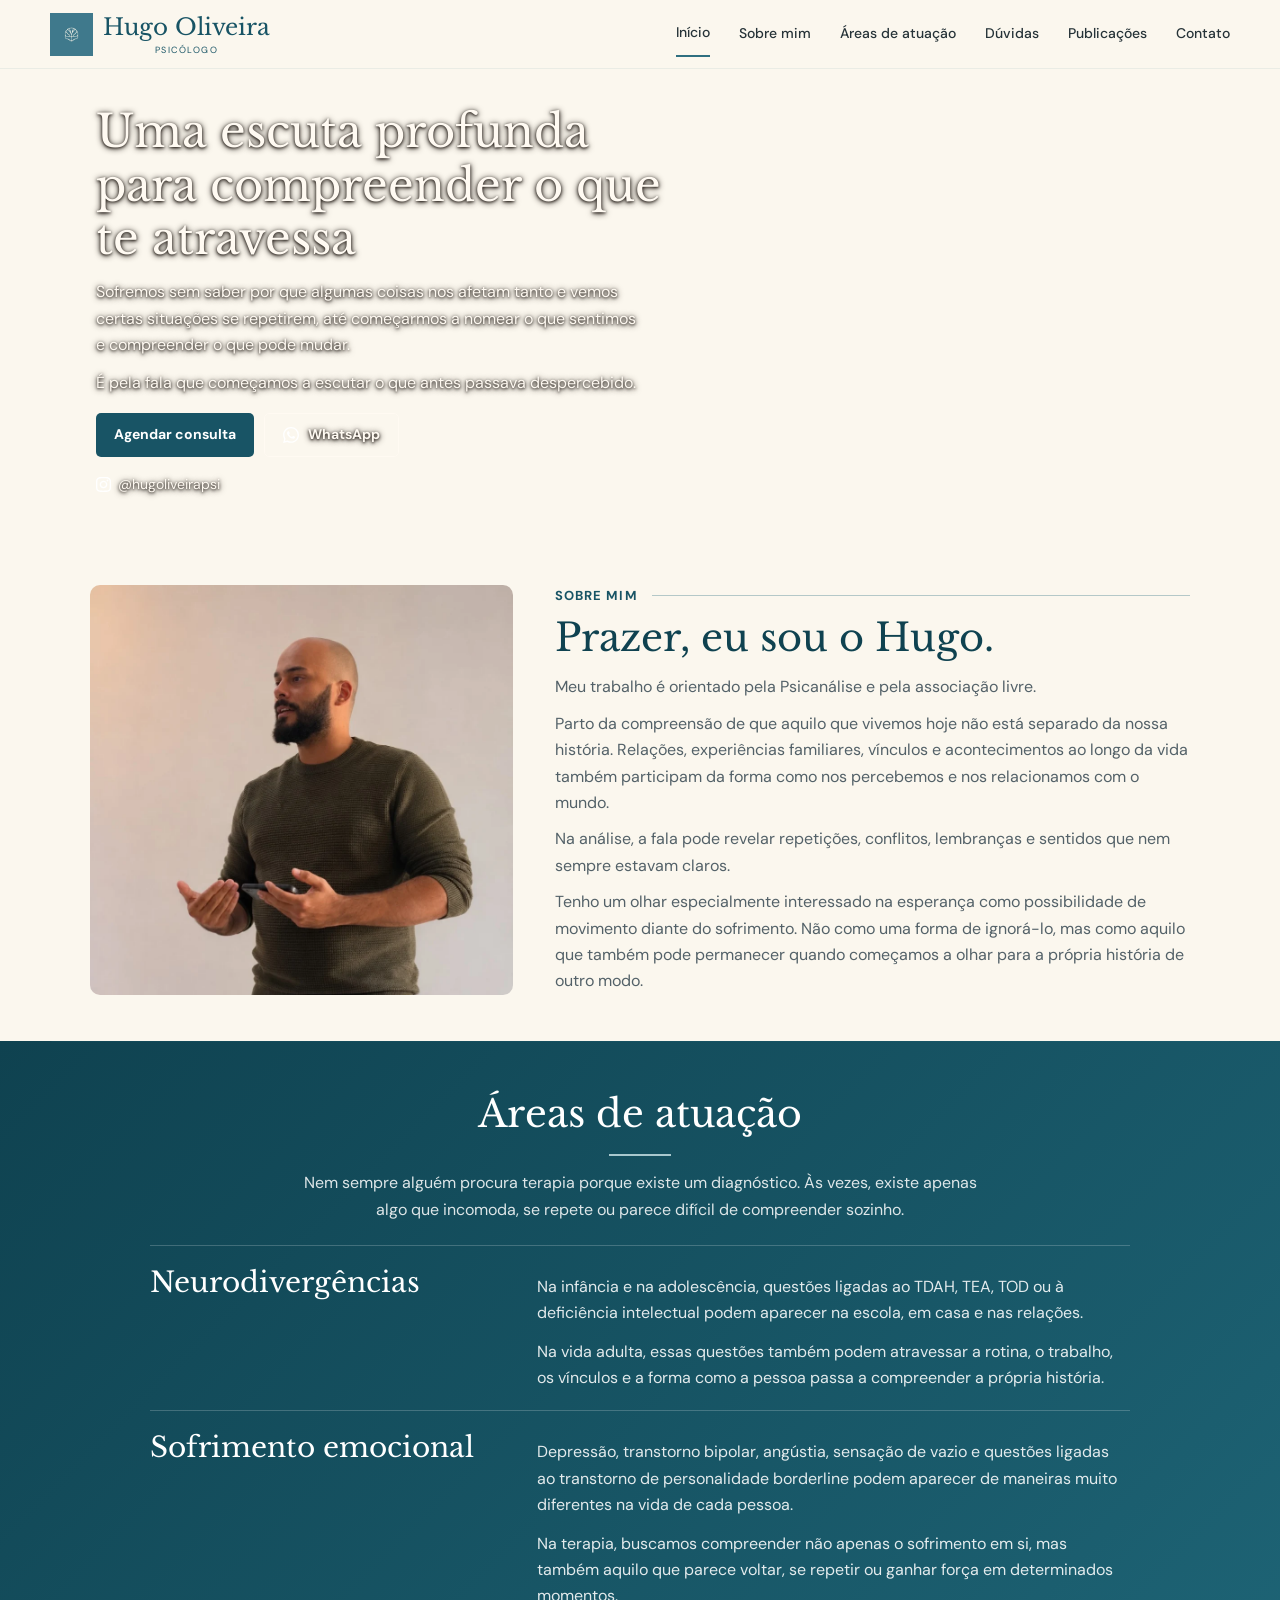
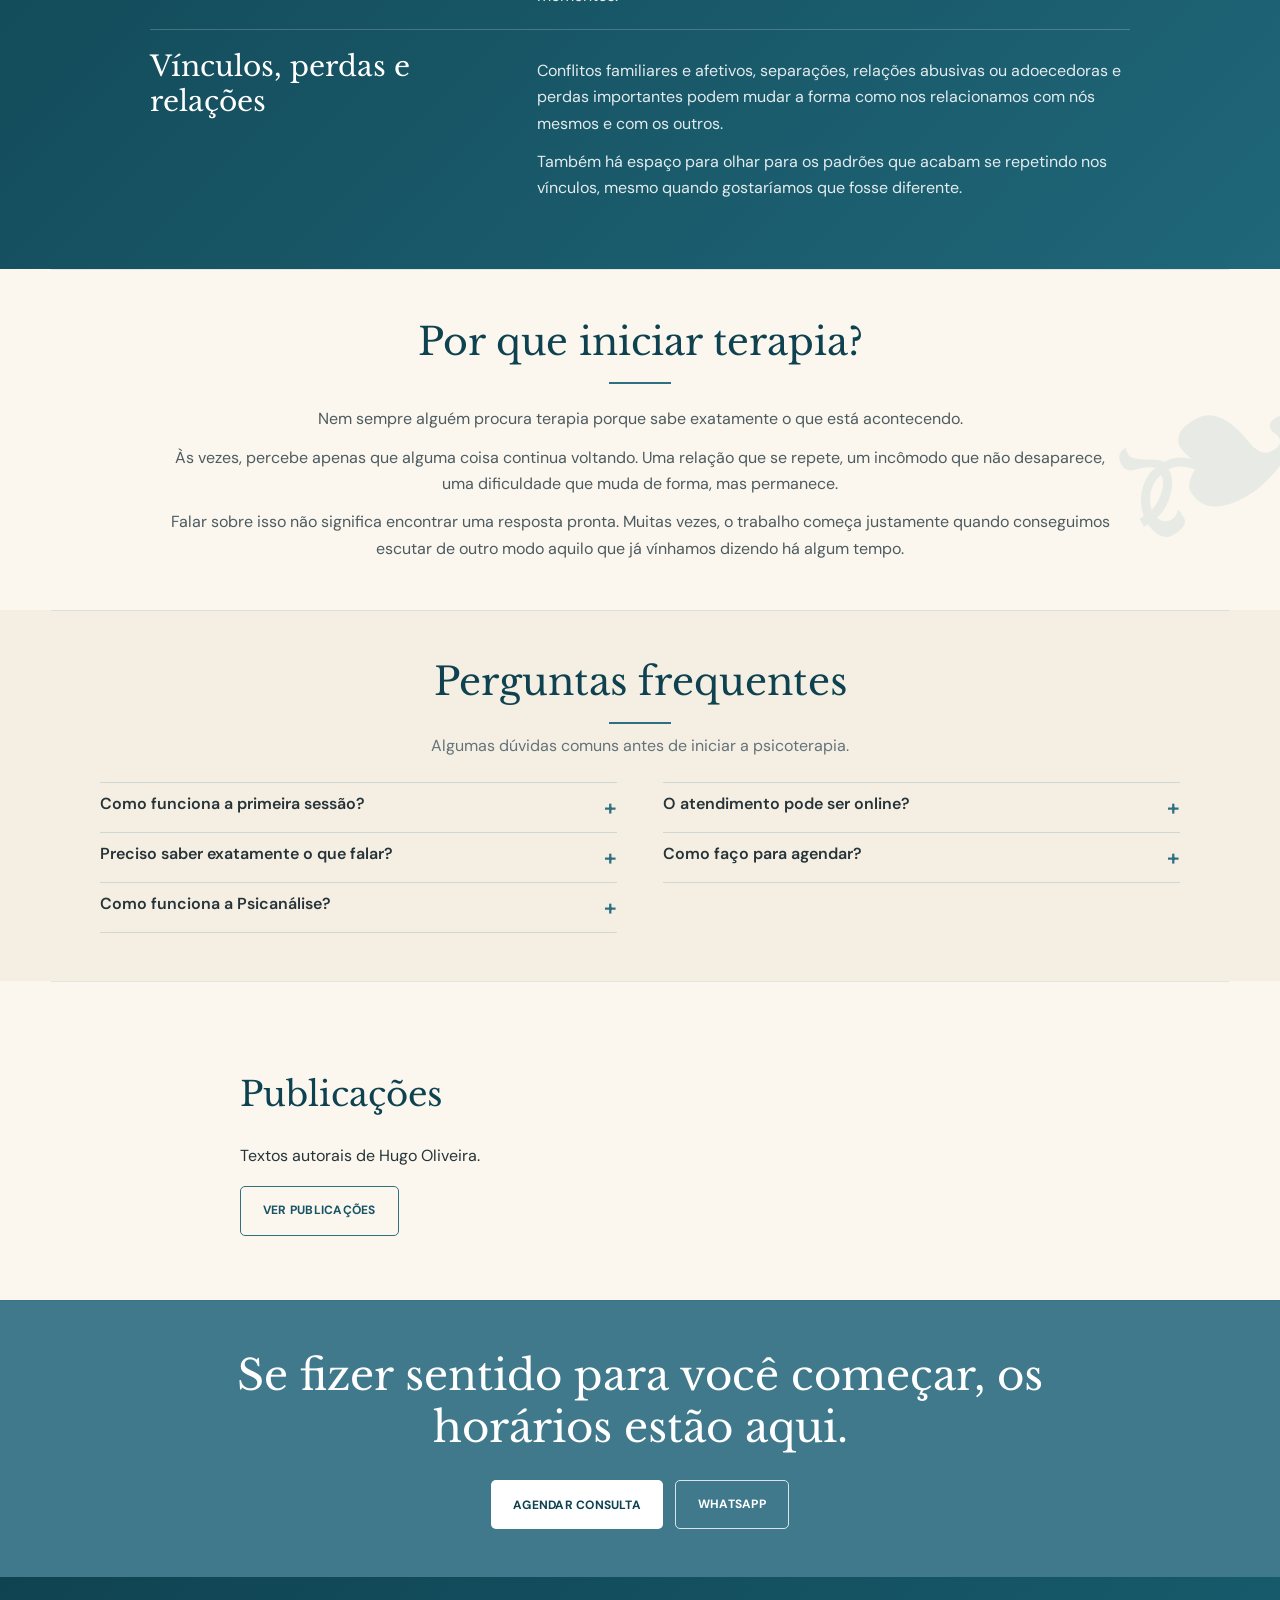
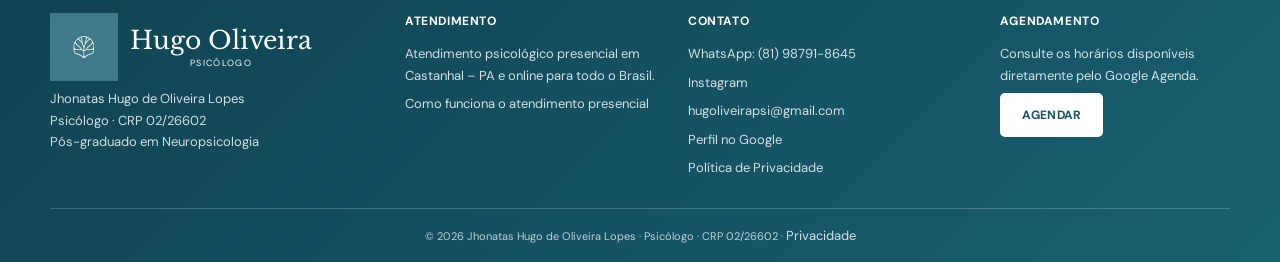
<file: index.html>
<!doctype html>
<html lang="pt-BR">
<head>
  <meta charset="utf-8">
  <meta name="viewport" content="width=device-width,initial-scale=1">
  <title>Hugo Oliveira | Psicólogo — CRP 02/26602</title>
  <meta name="description" content="Hugo Oliveira, psicólogo CRP 02/26602 e pós-graduado em Neuropsicologia. Atendimento psicológico presencial em Castanhal – PA e online para todo o Brasil.">
  <meta name="theme-color" content="#2f6f80">
  <link rel="canonical" href="https://hugoliveirapsicologo.com.br/">
  <meta property="og:locale" content="pt_BR">
  <meta property="og:type" content="website">
  <meta property="og:title" content="Hugo Oliveira | Psicólogo — CRP 02/26602">
  <meta property="og:description" content="Atendimento psicológico presencial em Castanhal – PA e online para todo o Brasil. Com Hugo Oliveira, psicólogo CRP 02/26602.">
  <meta property="og:url" content="https://hugoliveirapsicologo.com.br/">
  <meta property="og:image" content="https://hugoliveirapsicologo.com.br/assets/compartilhamento-hugo.jpg">
  <meta property="og:image:alt" content="Retrato e marca de Hugo Oliveira, psicólogo em Castanhal – PA">
  <meta property="og:image:width" content="1200">
  <meta property="og:image:height" content="630">
  <meta property="og:image:type" content="image/jpeg">
  <meta name="twitter:card" content="summary_large_image">
  <meta name="twitter:title" content="Hugo Oliveira | Psicólogo — CRP 02/26602">
  <meta name="twitter:description" content="Atendimento psicológico presencial em Castanhal – PA e online para todo o Brasil. Escuta orientada pela Psicanálise.">
  <meta name="twitter:image" content="https://hugoliveirapsicologo.com.br/assets/compartilhamento-hugo.jpg">
  <meta name="twitter:image:alt" content="Retrato e marca de Hugo Oliveira, psicólogo em Castanhal – PA">
  <script type="application/ld+json">
  {"@context":"https://schema.org","@graph":[{"@type":"WebSite","@id":"https://hugoliveirapsicologo.com.br/#website","url":"https://hugoliveirapsicologo.com.br/","name":"Hugo Oliveira Psicólogo","inLanguage":"pt-BR","publisher":{"@id":"https://hugoliveirapsicologo.com.br/#profissional"}},{"@type":"Person","@id":"https://hugoliveirapsicologo.com.br/#profissional","name":"Jhonatas Hugo de Oliveira Lopes","alternateName":"Hugo Oliveira","url":"https://hugoliveirapsicologo.com.br/","jobTitle":"Psicólogo","description":"Psicólogo, CRP 02/26602, pós-graduado em Neuropsicologia. Atendimento psicológico presencial em Castanhal – PA e online para todo o Brasil.","sameAs":["https://www.instagram.com/hugoliveirapsi/"]}]}
  </script>
  <link rel="icon" href="assets/logo-mark.webp" type="image/webp">
  <link rel="stylesheet" href="/assets/fonts/fonts.css">
  <link rel="stylesheet" href="assets/v2.css">
</head>
<body>
<a class="skip-link" href="#conteudo">Pular para o conteúdo</a>
<header class="site-header home-header">
  <div class="container nav">
    <a class="brand brand-text" href="#inicio" aria-label="Hugo Oliveira, psicólogo — início">
      <img src="assets/logo-mark.webp" alt="" width="256" height="256">
      <span><strong>Hugo Oliveira</strong><small>PSICÓLOGO</small></span>
    </a>
    <button class="menu-toggle" type="button" data-menu aria-label="Abrir menu" aria-expanded="false" aria-controls="menu-principal">☰</button>
    <nav class="nav-links" id="menu-principal" data-nav aria-label="Navegação principal">
      <a href="#inicio">Início</a><a href="#sobre">Sobre mim</a><a href="#atuacao">Áreas de atuação</a><a href="#faq">Dúvidas</a><a href="/publicacoes">Publicações</a><a href="#contato">Contato</a>
    </nav>
  </div>
</header>
<main id="conteudo">
  <section class="hero" id="inicio" aria-labelledby="titulo-principal">
    <div class="container hero-grid">
      <div class="hero-copy"><h1 id="titulo-principal">Uma escuta profunda para compreender o que te atravessa</h1><p>Sofremos sem saber por que algumas coisas nos afetam tanto e vemos certas situações se repetirem, até começarmos a nomear o que sentimos e compreender o que pode mudar.</p><p>É pela fala que começamos a escutar o que antes passava despercebido.</p><div class="hero-actions"><button class="btn btn-primary" type="button" data-book>Agendar consulta</button><a class="btn btn-outline" href="https://wa.me/5581987918645" target="_blank" rel="noopener noreferrer"><img src="assets/whatsapp.svg" alt="" width="16" height="16">WhatsApp</a><a class="hero-instagram" href="https://www.instagram.com/hugoliveirapsi/" target="_blank" rel="noopener noreferrer" aria-label="Instagram de Hugo Oliveira"><img src="assets/instagram.svg" alt="" width="15" height="15">@hugoliveirapsi</a></div></div>
      <div class="hero-visual"><picture><source media="(min-width: 1120px)" srcset="assets/consultorio-panorama.webp" width="2243" height="701"><img class="hero-photo hero-office" src="assets/consultorio-real.webp" alt="Sofá e luminária no consultório de psicologia" width="1152" height="1536" fetchpriority="high" decoding="async"></picture></div>
    </div>
  </section>
  <section class="section info" id="sobre" aria-labelledby="titulo-sobre"><div class="container info-grid"><div class="about-photo"><img class="about-image" src="assets/sobre-hugo.webp" alt="Hugo Oliveira, psicólogo" width="940" height="1175" loading="lazy" decoding="async"></div>
      <div class="about-copy"><div class="eyebrow about-label">Sobre mim</div><h2 id="titulo-sobre">Prazer, eu sou o Hugo.</h2><p>Meu trabalho é orientado pela Psicanálise e pela associação livre.</p><p>Parto da compreensão de que aquilo que vivemos hoje não está separado da nossa história. Relações, experiências familiares, vínculos e acontecimentos ao longo da vida também participam da forma como nos percebemos e nos relacionamos com o mundo.</p><p>Na análise, a fala pode revelar repetições, conflitos, lembranças e sentidos que nem sempre estavam claros.</p><p>Tenho um olhar especialmente interessado na esperança como possibilidade de movimento diante do sofrimento. Não como uma forma de ignorá-lo, mas como aquilo que também pode permanecer quando começamos a olhar para a própria história de outro modo.</p></div></div></section>
  <section class="section areas" id="atuacao" aria-labelledby="titulo-atuacao"><div class="container"><div class="section-title"><h2 id="titulo-atuacao">Áreas de atuação</h2><p class="areas-intro">Nem sempre alguém procura terapia porque existe um diagnóstico. Às vezes, existe apenas algo que incomoda, se repete ou parece difícil de compreender sozinho.</p></div><div class="area-topics">
      <article class="area-topic">
        <h3>Neurodivergências</h3>
        <div class="area-topic-copy"><p>Na infância e na adolescência, questões ligadas ao TDAH, TEA, TOD ou à deficiência intelectual podem aparecer na escola, em casa e nas relações.</p><p>Na vida adulta, essas questões também podem atravessar a rotina, o trabalho, os vínculos e a forma como a pessoa passa a compreender a própria história.</p></div>
      </article>
      <article class="area-topic">
        <h3>Sofrimento emocional</h3>
        <div class="area-topic-copy"><p>Depressão, transtorno bipolar, angústia, sensação de vazio e questões ligadas ao transtorno de personalidade borderline podem aparecer de maneiras muito diferentes na vida de cada pessoa.</p><p>Na terapia, buscamos compreender não apenas o sofrimento em si, mas também aquilo que parece voltar, se repetir ou ganhar força em determinados momentos.</p></div>
      </article>
      <article class="area-topic">
        <h3>Vínculos, perdas e relações</h3>
        <div class="area-topic-copy"><p>Conflitos familiares e afetivos, separações, relações abusivas ou adoecedoras e perdas importantes podem mudar a forma como nos relacionamos com nós mesmos e com os outros.</p><p>Também há espaço para olhar para os padrões que acabam se repetindo nos vínculos, mesmo quando gostaríamos que fosse diferente.</p></div>
      </article>
    </div></div></section>
  <section class="section why" aria-labelledby="titulo-acompanhamento"><div class="container why-inner"><div class="section-title"><h2 id="titulo-acompanhamento">Por que iniciar terapia?</h2></div>
    <p>Nem sempre alguém procura terapia porque sabe exatamente o que está acontecendo.</p>
    <p>Às vezes, percebe apenas que alguma coisa continua voltando. Uma relação que se repete, um incômodo que não desaparece, uma dificuldade que muda de forma, mas permanece.</p>
    <p>Falar sobre isso não significa encontrar uma resposta pronta. Muitas vezes, o trabalho começa justamente quando conseguimos escutar de outro modo aquilo que já vínhamos dizendo há algum tempo.</p>
  </div></section>
  <section class="section faq" id="faq" aria-labelledby="titulo-faq"><div class="container faq-wrap"><div class="section-title"><h2 id="titulo-faq">Perguntas frequentes</h2><p>Algumas dúvidas comuns antes de iniciar a psicoterapia.</p></div>
    <div class="faq-grid"><div class="faq-column">
    <div class="faq-item"><h3><button class="faq-q" type="button" aria-expanded="false" aria-controls="faq-1">Como funciona a primeira sessão?<span aria-hidden="true">+</span></button></h3><div class="faq-a" id="faq-1" hidden><div class="faq-a-body"><p>Na primeira sessão, conversamos sobre o que levou você a procurar terapia e sobre aquilo que está acontecendo neste momento.</p><p>Você não precisa chegar com tudo organizado. A conversa começa a partir do que estiver presente naquele dia.</p></div></div></div>
    <div class="faq-item"><h3><button class="faq-q" type="button" aria-expanded="false" aria-controls="faq-2">Preciso saber exatamente o que falar?<span aria-hidden="true">+</span></button></h3><div class="faq-a" id="faq-2" hidden><div class="faq-a-body"><p>Não.</p><p>Você pode começar falando sobre o que vier à mente. Às vezes, um assunto leva a outro, lembranças aparecem e algumas coisas começam a se repetir.</p><p>Na Psicanálise, esse movimento da fala faz parte do próprio trabalho.</p></div></div></div>
    <div class="faq-item"><h3><button class="faq-q" type="button" aria-expanded="false" aria-controls="faq-3">Como funciona a Psicanálise?<span aria-hidden="true">+</span></button></h3><div class="faq-a" id="faq-3" hidden><div class="faq-a-body"><p>Na Psicanálise, partimos da ideia de que nem tudo aquilo que sentimos, fazemos ou repetimos é completamente consciente para nós.</p><p>Por isso, a fala ocupa um lugar central. Ao longo das sessões, também prestamos atenção nas repetições, contradições, lembranças e associações que aparecem.</p></div></div></div>
    </div><div class="faq-column">
    <div class="faq-item"><h3><button class="faq-q" type="button" aria-expanded="false" aria-controls="faq-7">O atendimento pode ser online?<span aria-hidden="true">+</span></button></h3><div class="faq-a" id="faq-7" hidden><div class="faq-a-body"><p>Sim.</p><p>A sessão acontece por videochamada, em horário combinado. É importante estar em um lugar reservado, com internet estável e onde você possa falar com tranquilidade.</p></div></div></div>
    <div class="faq-item"><h3><button class="faq-q" type="button" aria-expanded="false" aria-controls="faq-8">Como faço para agendar?<span aria-hidden="true">+</span></button></h3><div class="faq-a" id="faq-8" hidden><div class="faq-a-body"><p>Pelo botão <strong>Agendar consulta</strong>, você pode consultar os horários disponíveis.</p><p>Se preferir conversar antes ou não encontrar um horário adequado, pode entrar em contato pelo WhatsApp.</p></div></div></div>
    </div></div>
  </div></section>
  <!-- publicacoes:inicio -->
  <section class="section home-publications" aria-labelledby="titulo-publicacoes">
    <div class="container publication-main">
      <h2 id="titulo-publicacoes">Publicações</h2>
      <p>Textos autorais de Hugo Oliveira.</p>
      <a class="btn btn-outline" href="/publicacoes">Ver publicações</a>
    </div>
  </section>
  <!-- publicacoes:fim -->
  <section class="final-cta" aria-labelledby="titulo-cta-final"><div class="final-cta-inner"><h2 id="titulo-cta-final">Se fizer sentido para você começar, os horários estão aqui.</h2><div class="final-cta-actions"><button class="btn btn-primary" type="button" data-book>Agendar consulta</button><a class="btn btn-outline" href="https://wa.me/5581987918645" target="_blank" rel="noopener noreferrer">WhatsApp</a></div></div></section>
</main>
<footer class="footer" id="contato"><div class="container"><div class="footer-grid"><div class="footer-logo"><div class="footer-brand"><img src="assets/logo-mark.webp" alt="" width="256" height="256" loading="lazy"><span><strong>Hugo Oliveira</strong><small>PSICÓLOGO</small></span></div><p>Jhonatas Hugo de Oliveira Lopes<br>Psicólogo · CRP 02/26602<br>Pós-graduado em Neuropsicologia</p></div><div><h2>Atendimento</h2><p>Atendimento psicológico presencial em Castanhal – PA e online para todo o Brasil.</p><p><a href="/psicologo-em-castanhal">Como funciona o atendimento presencial</a></p></div><div><h2>Contato</h2><p><a href="https://wa.me/5581987918645" target="_blank" rel="noopener noreferrer">WhatsApp: (81) 98791-8645</a></p><p><a href="https://www.instagram.com/hugoliveirapsi/" target="_blank" rel="noopener noreferrer">Instagram</a></p><p><a href="mailto:hugoliveirapsi@gmail.com">hugoliveirapsi@gmail.com</a></p><p><a href="https://www.google.com/search?q=Hugo+Oliveira+-+Psic%C3%B3logo+especialista+em+Neuropsicologia" target="_blank" rel="noopener noreferrer">Perfil no Google</a></p><p><a href="politica-de-privacidade.html">Política de Privacidade</a></p></div><div><h2>Agendamento</h2><p>Consulte os horários disponíveis diretamente pelo Google Agenda.</p><button class="btn footer-booking" type="button" data-book>Agendar</button></div></div><div class="footer-bottom">© 2026 Jhonatas Hugo de Oliveira Lopes · Psicólogo · CRP 02/26602 · <a href="politica-de-privacidade.html">Privacidade</a></div></div></footer>
<div class="floating-social" aria-label="Atalhos de contato"><a href="https://wa.me/5581987918645" target="_blank" rel="noopener noreferrer" aria-label="Falar com Hugo Oliveira no WhatsApp"><img src="assets/whatsapp.svg" alt="" width="22" height="22"></a><a href="https://www.instagram.com/hugoliveirapsi/" target="_blank" rel="noopener noreferrer" aria-label="Abrir o Instagram de Hugo Oliveira"><img src="assets/instagram.svg" alt="" width="22" height="22"></a></div>
<script src="assets/v2.js" defer></script>
</body>
</html>
</file>
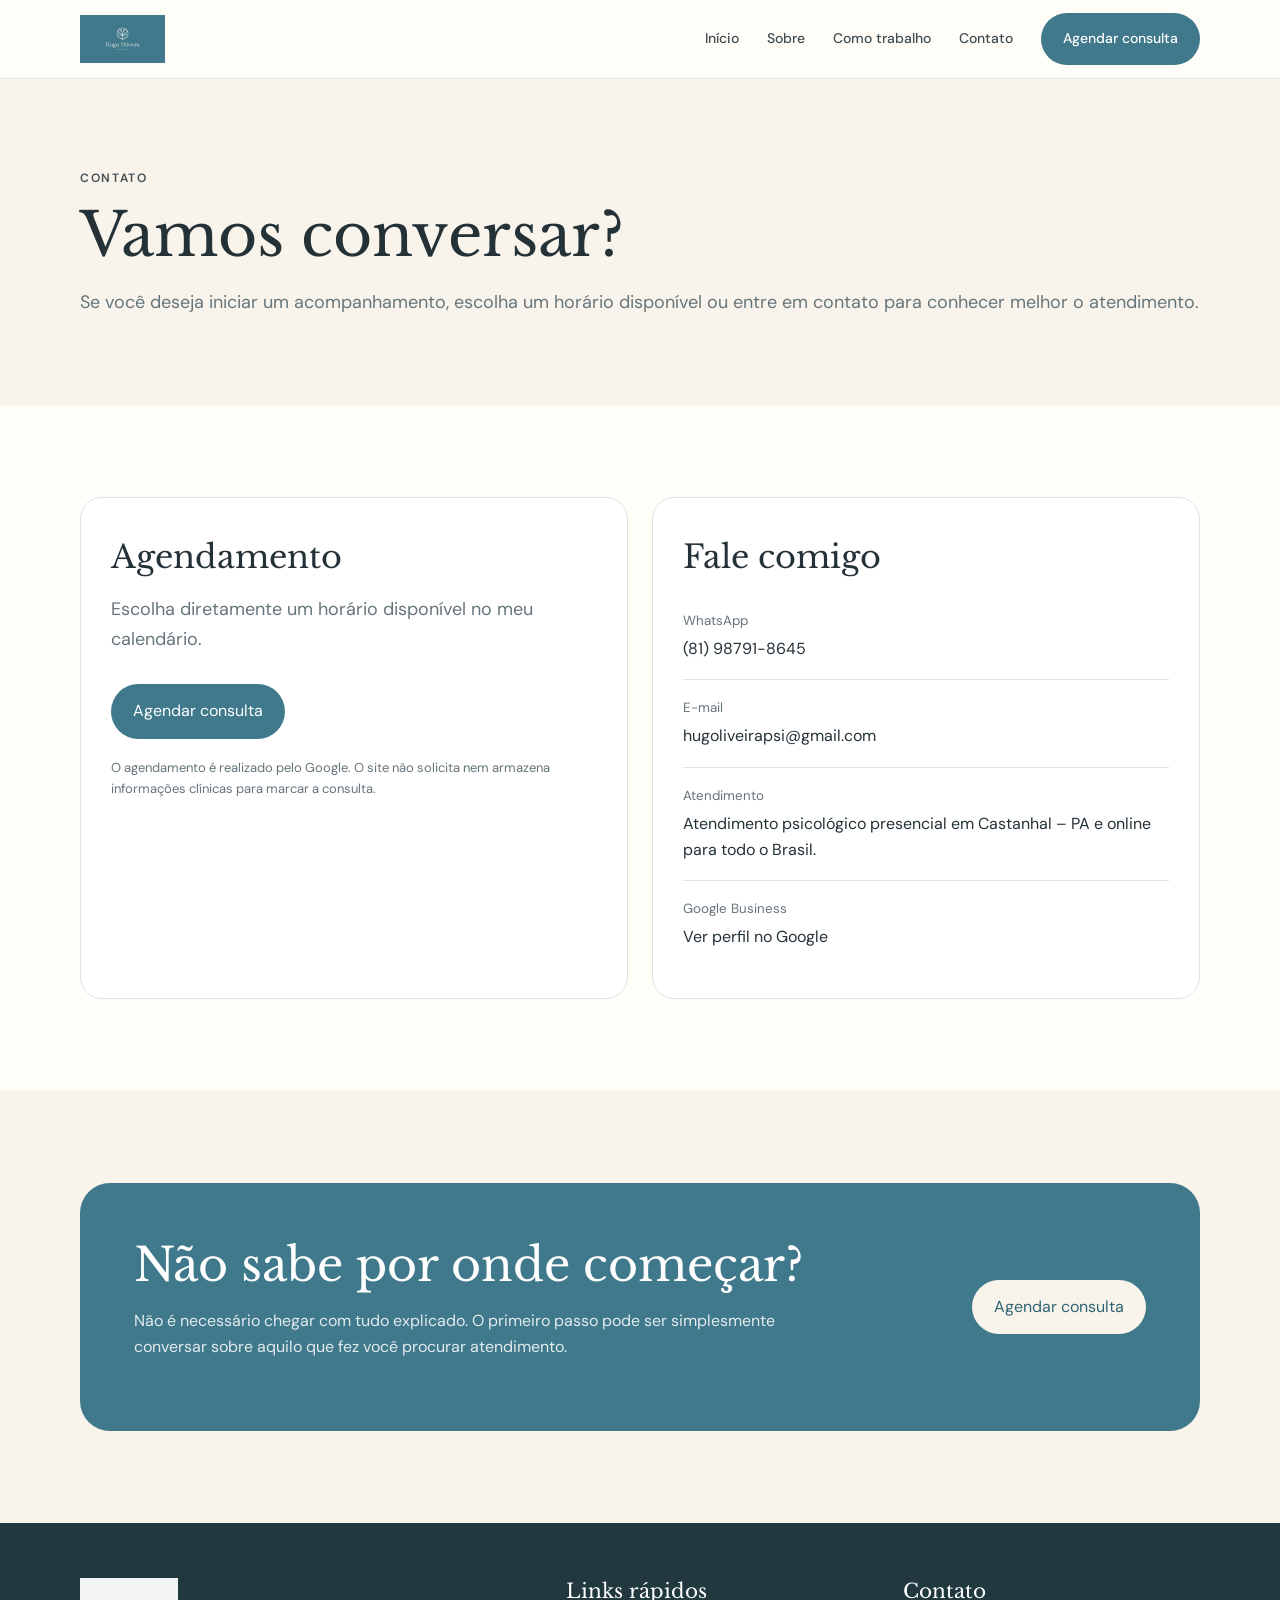
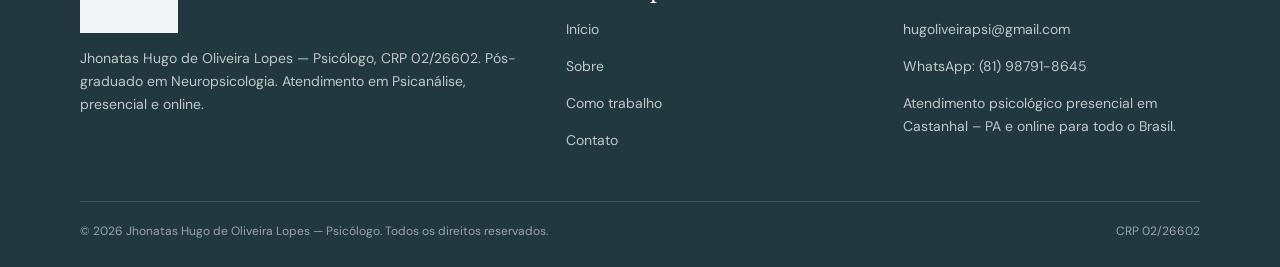
<file: contato.html>
<!doctype html>
<html lang="pt-BR">
<head>
<meta charset="utf-8">
<meta name="viewport" content="width=device-width, initial-scale=1">
<title>Contato | Hugo Oliveira — Psicólogo</title>
<meta name="description" content="Entre em contato ou agende uma consulta com Hugo Oliveira, psicólogo CRP 02/26602. Atendimento psicológico presencial em Castanhal – PA e online para todo o Brasil.">
<meta name="theme-color" content="#3f798b">
<link rel="icon" href="logo-mark.png">
  <link rel="stylesheet" href="/assets/fonts/fonts.css">
<link rel="stylesheet" href="style.css">
</head>
<body>
<header class="site-header">
  <div class="container nav">
    <a class="brand" href="index.html" aria-label="Hugo Oliveira - Psicólogo">
      <img src="assets/logo-legado.webp" width="500" height="281" alt="Hugo Oliveira Psicólogo">
    </a>
    <button class="menu-toggle" data-menu aria-label="Abrir menu">☰</button>
    <nav class="nav-links" data-nav>
      <a href="index.html" class="">Início</a>
      <a href="sobre.html" class="">Sobre</a>
      <a href="servicos.html" class="">Como trabalho</a>
      <a href="contato.html" class="active">Contato</a>
      <button class="nav-cta" data-book>Agendar consulta</button>
    </nav>
  </div>
</header>
<main>
<section class="page-hero"><div class="container"><div class="eyebrow">Contato</div><h1>Vamos conversar?</h1><p class="lead">Se você deseja iniciar um acompanhamento, escolha um horário disponível ou entre em contato para conhecer melhor o atendimento.</p></div></section>
<section class="section">
  <div class="container contact-grid">
    <div class="contact-card">
      <h2 style="font-size:32px">Agendamento</h2>
      <p class="lead">Escolha diretamente um horário disponível no meu calendário.</p>
      <button class="btn btn-primary" data-book style="margin-top:12px">Agendar consulta</button>
      <p style="font-size:13px;color:var(--muted);margin-top:18px">O agendamento é realizado pelo Google. O site não solicita nem armazena informações clínicas para marcar a consulta.</p>
    </div>
    <div class="contact-card">
      <h2 style="font-size:32px">Fale comigo</h2>
      <a class="contact-link" href="https://wa.me/5581987918645" target="_blank" rel="noopener"><small>WhatsApp</small>(81) 98791-8645</a>
      <a class="contact-link" href="mailto:hugoliveirapsi@gmail.com"><small>E-mail</small>hugoliveirapsi@gmail.com</a>
      <div class="contact-link"><small>Atendimento</small>Atendimento psicológico presencial em Castanhal – PA e online para todo o Brasil.</div>
      <a class="contact-link" href="https://www.google.com/search?q=Hugo+Oliveira+-+Psic%C3%B3logo+especialista+em+Neuropsicologia" target="_blank" rel="noopener"><small>Google Business</small>Ver perfil no Google</a>
    </div>
  </div>
</section>
<section class="section alt">
  <div class="container">
    <div class="cta"><div><h2>Não sabe por onde começar?</h2><p>Não é necessário chegar com tudo explicado. O primeiro passo pode ser simplesmente conversar sobre aquilo que fez você procurar atendimento.</p></div><button class="btn" data-book>Agendar consulta</button></div>
  </div>
</section>
</main>
<footer class="footer">
  <div class="container">
    <div class="footer-grid">
      <div>
        <img src="assets/logo-legado.webp" width="500" height="281" alt="Hugo Oliveira Psicólogo" loading="lazy" style="height:55px;filter:brightness(0) invert(1);opacity:.95">
        <p>Jhonatas Hugo de Oliveira Lopes — Psicólogo, CRP 02/26602. Pós-graduado em Neuropsicologia. Atendimento em Psicanálise, presencial e online.</p>
      </div>
      <div>
        <h3>Links rápidos</h3>
        <p><a href="index.html">Início</a></p>
        <p><a href="sobre.html">Sobre</a></p>
        <p><a href="servicos.html">Como trabalho</a></p>
        <p><a href="contato.html">Contato</a></p>
      </div>
      <div>
        <h3>Contato</h3>
        <p><a href="mailto:hugoliveirapsi@gmail.com">hugoliveirapsi@gmail.com</a></p>
        <p><a href="https://wa.me/5581987918645" target="_blank" rel="noopener">WhatsApp: (81) 98791-8645</a></p>
        <p>Atendimento psicológico presencial em Castanhal – PA e online para todo o Brasil.</p>
      </div>
    </div>
    <div class="footer-bottom">
      <span>© 2026 Jhonatas Hugo de Oliveira Lopes — Psicólogo. Todos os direitos reservados.</span>
      <span>CRP 02/26602</span>
    </div>
  </div>
</footer>
<div class="modal" id="bookingModal" role="dialog" aria-modal="true" aria-label="Agendamento de consulta">
  <div class="modal-box">
    <div class="modal-head">
      <strong>Agendamento de consulta</strong>
      <button class="modal-close" data-close aria-label="Fechar">×</button>
    </div>
    <iframe id="bookingFrame" title="Agendamento pelo Google Agenda" loading="lazy"></iframe>
    <div class="modal-fallback">
      <p>Se o Google não permitir a abertura dentro do site, use o botão abaixo.</p>
      <a class="btn btn-primary" href="https://calendar.app.google/Kig3jaQkufHSZWHf6" target="_blank" rel="noopener">Abrir agendamento</a>
    </div>
  </div>
</div>
<script src="site.js"></script>
</body>
</html>
</file>
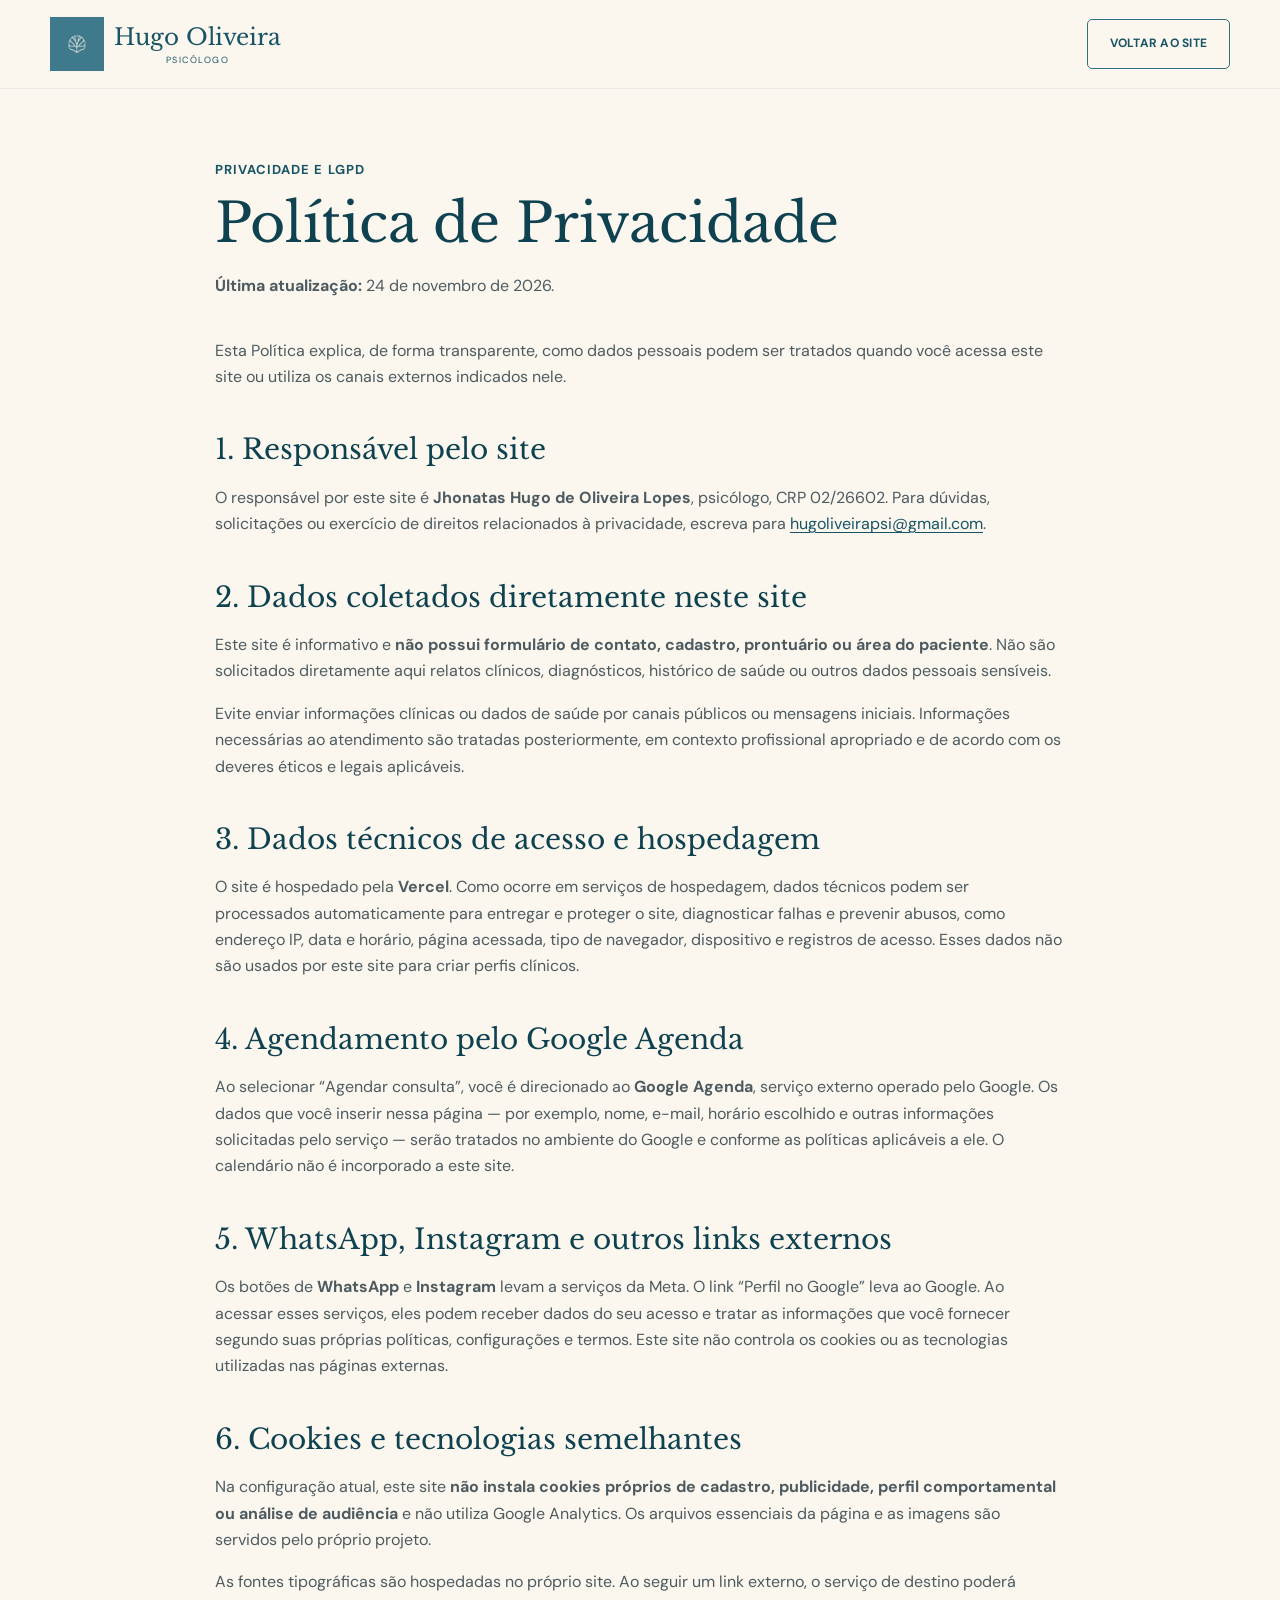
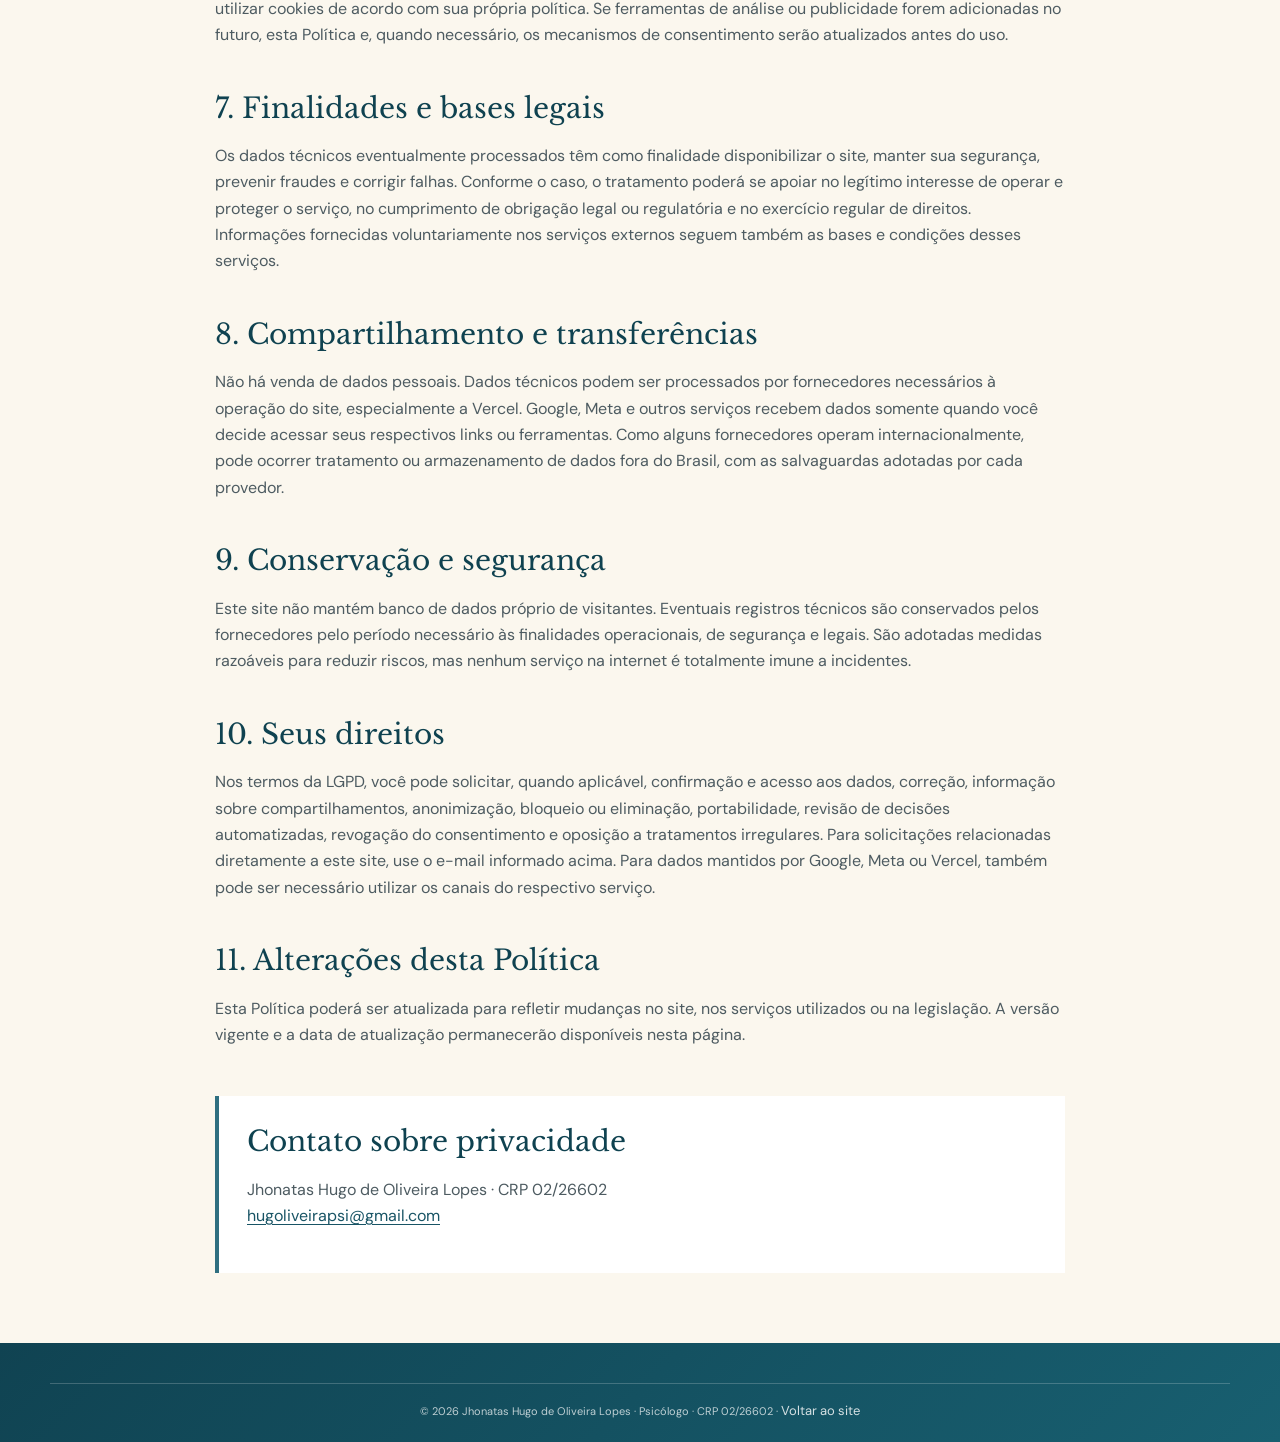
<file: politica-de-privacidade.html>
<!doctype html>
<html lang="pt-BR">
<head>
  <meta charset="utf-8">
  <meta name="viewport" content="width=device-width,initial-scale=1">
  <title>Política de Privacidade | Hugo Oliveira Psicólogo</title>
  <meta name="description" content="Saiba como o site de Hugo Oliveira, psicólogo, trata dados pessoais, cookies e acessos a Google Agenda, WhatsApp e Instagram.">
  <meta name="theme-color" content="#2f6f80">
  <link rel="canonical" href="https://hugoliveirapsicologo.com.br/politica-de-privacidade.html">
  <meta name="robots" content="index,follow">
  <meta property="og:locale" content="pt_BR">
  <meta property="og:type" content="website">
  <meta property="og:title" content="Política de Privacidade | Hugo Oliveira Psicólogo">
  <meta property="og:description" content="Saiba como o site de Hugo Oliveira, psicólogo, trata dados pessoais e acessos a serviços externos.">
  <meta property="og:url" content="https://hugoliveirapsicologo.com.br/politica-de-privacidade.html">
  <link rel="icon" href="assets/logo-mark.webp" type="image/webp">
  <link rel="stylesheet" href="/assets/fonts/fonts.css">
  <link rel="stylesheet" href="assets/v2.css">
</head>
<body>
<a class="skip-link" href="#conteudo">Pular para o conteúdo</a>
<header class="site-header"><div class="container nav"><a class="brand brand-text" href="index.html" aria-label="Hugo Oliveira, psicólogo — página inicial"><img src="assets/logo-mark.webp" alt="" width="256" height="256"><span><strong>Hugo Oliveira</strong><small>PSICÓLOGO</small></span></a><a class="btn btn-outline privacy-back" href="index.html">Voltar ao site</a></div></header>
<main id="conteudo" class="privacy-main">
  <article class="container privacy-content">
    <div class="eyebrow">Privacidade e LGPD</div>
    <h1>Política de Privacidade</h1>
    <p class="privacy-updated"><strong>Última atualização:</strong> 24 de novembro de 2026.</p>
    <p>Esta Política explica, de forma transparente, como dados pessoais podem ser tratados quando você acessa este site ou utiliza os canais externos indicados nele.</p>

    <h2>1. Responsável pelo site</h2>
    <p>O responsável por este site é <strong>Jhonatas Hugo de Oliveira Lopes</strong>, psicólogo, CRP 02/26602. Para dúvidas, solicitações ou exercício de direitos relacionados à privacidade, escreva para <a href="mailto:hugoliveirapsi@gmail.com">hugoliveirapsi@gmail.com</a>.</p>

    <h2>2. Dados coletados diretamente neste site</h2>
    <p>Este site é informativo e <strong>não possui formulário de contato, cadastro, prontuário ou área do paciente</strong>. Não são solicitados diretamente aqui relatos clínicos, diagnósticos, histórico de saúde ou outros dados pessoais sensíveis.</p>
    <p>Evite enviar informações clínicas ou dados de saúde por canais públicos ou mensagens iniciais. Informações necessárias ao atendimento são tratadas posteriormente, em contexto profissional apropriado e de acordo com os deveres éticos e legais aplicáveis.</p>

    <h2>3. Dados técnicos de acesso e hospedagem</h2>
    <p>O site é hospedado pela <strong>Vercel</strong>. Como ocorre em serviços de hospedagem, dados técnicos podem ser processados automaticamente para entregar e proteger o site, diagnosticar falhas e prevenir abusos, como endereço IP, data e horário, página acessada, tipo de navegador, dispositivo e registros de acesso. Esses dados não são usados por este site para criar perfis clínicos.</p>

    <h2>4. Agendamento pelo Google Agenda</h2>
    <p>Ao selecionar “Agendar consulta”, você é direcionado ao <strong>Google Agenda</strong>, serviço externo operado pelo Google. Os dados que você inserir nessa página — por exemplo, nome, e-mail, horário escolhido e outras informações solicitadas pelo serviço — serão tratados no ambiente do Google e conforme as políticas aplicáveis a ele. O calendário não é incorporado a este site.</p>

    <h2>5. WhatsApp, Instagram e outros links externos</h2>
    <p>Os botões de <strong>WhatsApp</strong> e <strong>Instagram</strong> levam a serviços da Meta. O link “Perfil no Google” leva ao Google. Ao acessar esses serviços, eles podem receber dados do seu acesso e tratar as informações que você fornecer segundo suas próprias políticas, configurações e termos. Este site não controla os cookies ou as tecnologias utilizadas nas páginas externas.</p>

    <h2>6. Cookies e tecnologias semelhantes</h2>
    <p>Na configuração atual, este site <strong>não instala cookies próprios de cadastro, publicidade, perfil comportamental ou análise de audiência</strong> e não utiliza Google Analytics. Os arquivos essenciais da página e as imagens são servidos pelo próprio projeto.</p>
    <p>As fontes tipográficas são hospedadas no próprio site. Ao seguir um link externo, o serviço de destino poderá utilizar cookies de acordo com sua própria política. Se ferramentas de análise ou publicidade forem adicionadas no futuro, esta Política e, quando necessário, os mecanismos de consentimento serão atualizados antes do uso.</p>

    <h2>7. Finalidades e bases legais</h2>
    <p>Os dados técnicos eventualmente processados têm como finalidade disponibilizar o site, manter sua segurança, prevenir fraudes e corrigir falhas. Conforme o caso, o tratamento poderá se apoiar no legítimo interesse de operar e proteger o serviço, no cumprimento de obrigação legal ou regulatória e no exercício regular de direitos. Informações fornecidas voluntariamente nos serviços externos seguem também as bases e condições desses serviços.</p>

    <h2>8. Compartilhamento e transferências</h2>
    <p>Não há venda de dados pessoais. Dados técnicos podem ser processados por fornecedores necessários à operação do site, especialmente a Vercel. Google, Meta e outros serviços recebem dados somente quando você decide acessar seus respectivos links ou ferramentas. Como alguns fornecedores operam internacionalmente, pode ocorrer tratamento ou armazenamento de dados fora do Brasil, com as salvaguardas adotadas por cada provedor.</p>

    <h2>9. Conservação e segurança</h2>
    <p>Este site não mantém banco de dados próprio de visitantes. Eventuais registros técnicos são conservados pelos fornecedores pelo período necessário às finalidades operacionais, de segurança e legais. São adotadas medidas razoáveis para reduzir riscos, mas nenhum serviço na internet é totalmente imune a incidentes.</p>

    <h2>10. Seus direitos</h2>
    <p>Nos termos da LGPD, você pode solicitar, quando aplicável, confirmação e acesso aos dados, correção, informação sobre compartilhamentos, anonimização, bloqueio ou eliminação, portabilidade, revisão de decisões automatizadas, revogação do consentimento e oposição a tratamentos irregulares. Para solicitações relacionadas diretamente a este site, use o e-mail informado acima. Para dados mantidos por Google, Meta ou Vercel, também pode ser necessário utilizar os canais do respectivo serviço.</p>

    <h2>11. Alterações desta Política</h2>
    <p>Esta Política poderá ser atualizada para refletir mudanças no site, nos serviços utilizados ou na legislação. A versão vigente e a data de atualização permanecerão disponíveis nesta página.</p>

    <div class="privacy-contact"><h2>Contato sobre privacidade</h2><p>Jhonatas Hugo de Oliveira Lopes · CRP 02/26602<br><a href="mailto:hugoliveirapsi@gmail.com">hugoliveirapsi@gmail.com</a></p></div>
  </article>
</main>
<footer class="footer privacy-footer"><div class="container"><div class="footer-bottom">© 2026 Jhonatas Hugo de Oliveira Lopes · Psicólogo · CRP 02/26602 · <a href="index.html">Voltar ao site</a></div></div></footer>
</body>
</html>
</file>
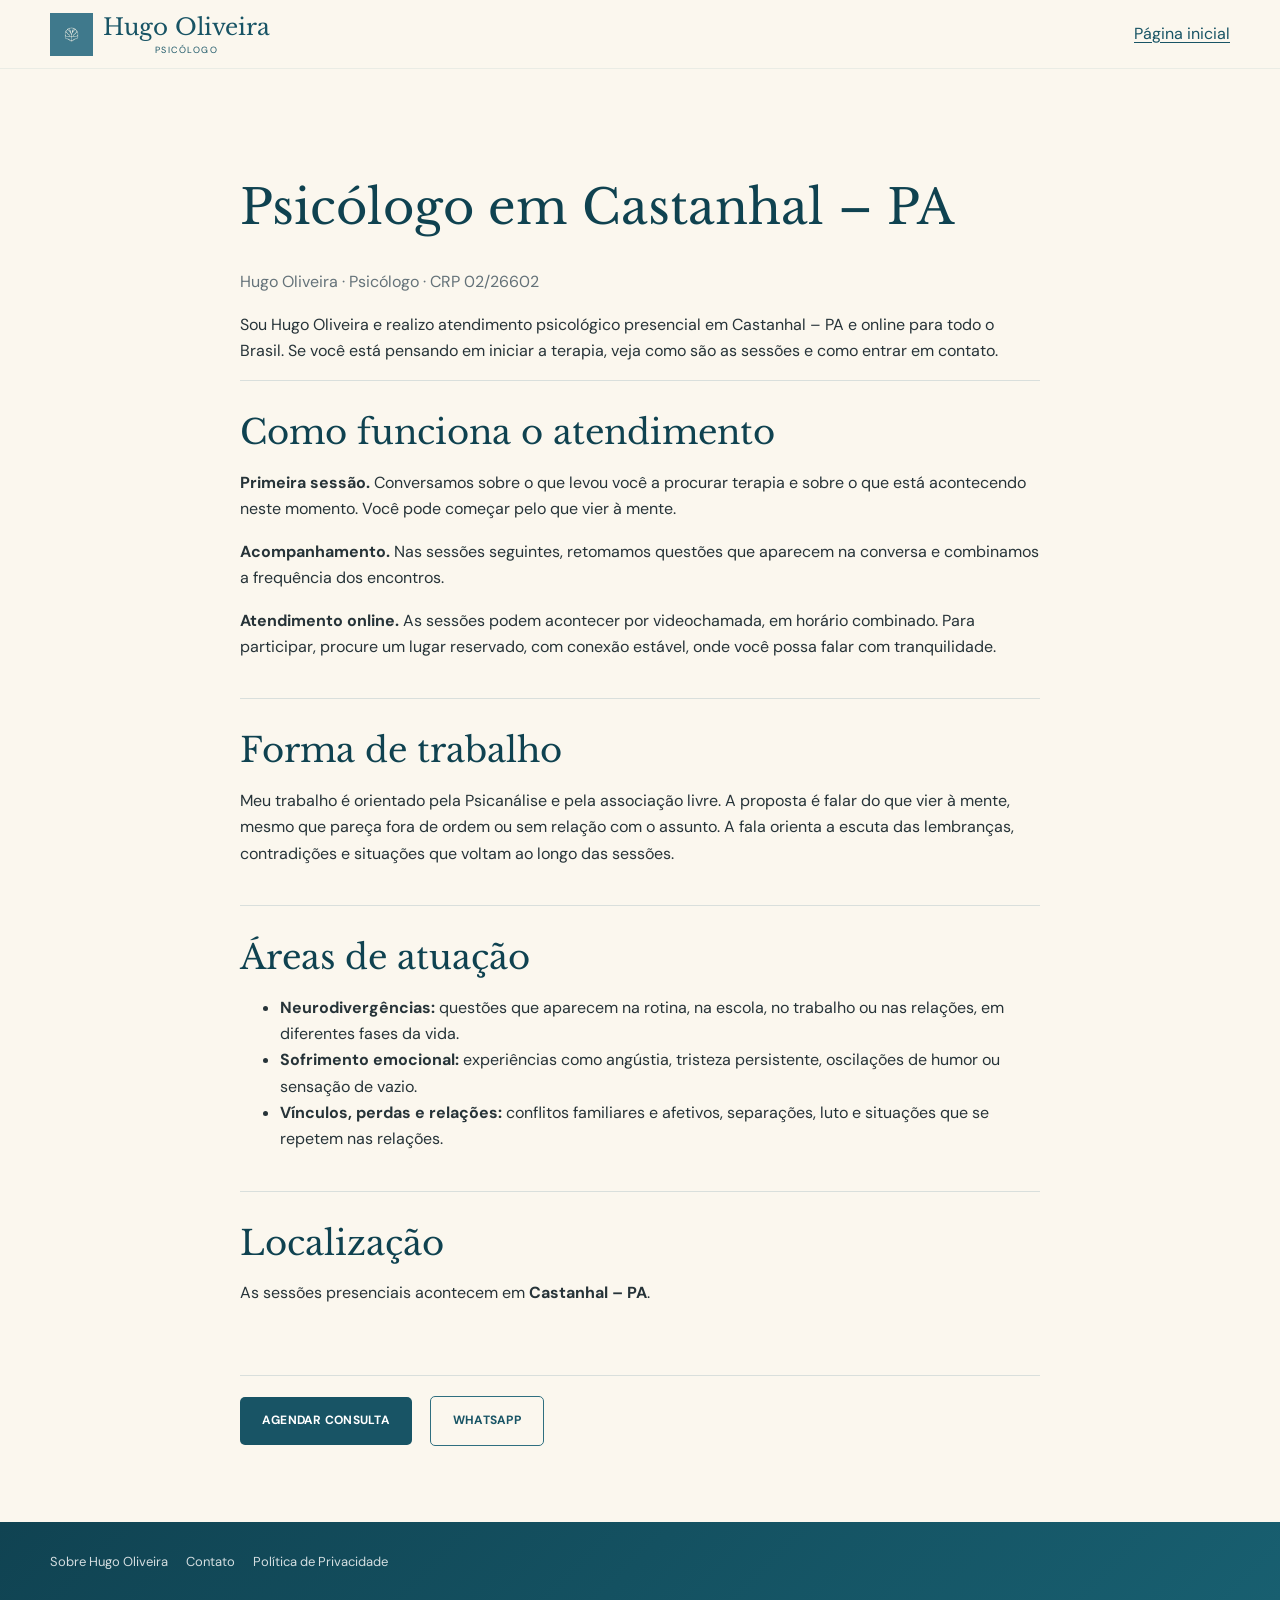
<file: psicologo-em-castanhal.html>
<!doctype html>
<html lang="pt-BR">
<head>
  <meta charset="utf-8">
  <meta name="viewport" content="width=device-width,initial-scale=1">
  <title>Psicólogo em Castanhal – PA | Hugo Oliveira</title>
  <meta name="description" content="Psicólogo em Castanhal – PA. Atendimento presencial e online com orientação pela Psicanálise. Hugo Oliveira, CRP 02/26602.">
  <meta name="theme-color" content="#2f6f80">
  <link rel="canonical" href="https://hugoliveirapsicologo.com.br/psicologo-em-castanhal">
  <meta property="og:locale" content="pt_BR">
  <meta property="og:type" content="website">
  <meta property="og:title" content="Psicólogo em Castanhal – PA | Hugo Oliveira">
  <meta property="og:description" content="Atendimento psicológico presencial em Castanhal – PA e online para todo o Brasil. Hugo Oliveira, CRP 02/26602.">
  <meta property="og:url" content="https://hugoliveirapsicologo.com.br/psicologo-em-castanhal">
  <meta property="og:image" content="https://hugoliveirapsicologo.com.br/assets/compartilhamento-hugo.jpg">
  <meta property="og:image:width" content="1200">
  <meta property="og:image:height" content="630">
  <meta property="og:image:alt" content="Retrato e marca de Hugo Oliveira, psicólogo em Castanhal – PA">
  <meta name="twitter:card" content="summary_large_image">
  <meta name="twitter:title" content="Psicólogo em Castanhal – PA | Hugo Oliveira">
  <meta name="twitter:description" content="Atendimento psicológico presencial em Castanhal – PA e online para todo o Brasil.">
  <meta name="twitter:image" content="https://hugoliveirapsicologo.com.br/assets/compartilhamento-hugo.jpg">
  <script type="application/ld+json">
  {
    "@context": "https://schema.org",
    "@graph": [
      {
        "@type": "WebPage",
        "@id": "https://hugoliveirapsicologo.com.br/psicologo-em-castanhal#pagina",
        "url": "https://hugoliveirapsicologo.com.br/psicologo-em-castanhal",
        "name": "Psicólogo em Castanhal – PA | Hugo Oliveira",
        "description": "Psicólogo em Castanhal – PA. Atendimento presencial e online com orientação pela Psicanálise. Hugo Oliveira, CRP 02/26602.",
        "inLanguage": "pt-BR",
        "isPartOf": {"@id": "https://hugoliveirapsicologo.com.br/#website"},
        "mainEntity": {"@id": "https://hugoliveirapsicologo.com.br/psicologo-em-castanhal#atendimento-presencial"},
        "mentions": {"@id": "https://hugoliveirapsicologo.com.br/psicologo-em-castanhal#atendimento-online"}
      },
      {
        "@type": "Service",
        "@id": "https://hugoliveirapsicologo.com.br/psicologo-em-castanhal#atendimento-presencial",
        "name": "Atendimento psicológico presencial",
        "serviceType": "Psicoterapia com orientação pela Psicanálise",
        "provider": {"@id": "https://hugoliveirapsicologo.com.br/#profissional"},
        "areaServed": {
          "@type": "City",
          "name": "Castanhal",
          "containedInPlace": {"@type": "State", "name": "Pará"}
        }
      },
      {
        "@type": "Service",
        "@id": "https://hugoliveirapsicologo.com.br/psicologo-em-castanhal#atendimento-online",
        "name": "Atendimento psicológico online",
        "serviceType": "Psicoterapia com orientação pela Psicanálise",
        "provider": {"@id": "https://hugoliveirapsicologo.com.br/#profissional"},
        "areaServed": {"@type": "Country", "name": "Brasil"}
      },
      {
        "@type": "Person",
        "@id": "https://hugoliveirapsicologo.com.br/#profissional",
        "name": "Jhonatas Hugo de Oliveira Lopes",
        "alternateName": "Hugo Oliveira",
        "jobTitle": "Psicólogo",
        "identifier": "CRP 02/26602",
        "url": "https://hugoliveirapsicologo.com.br/#sobre"
      }
    ]
  }
  </script>
  <link rel="icon" href="/assets/logo-mark.webp" type="image/webp">
  <link rel="stylesheet" href="/assets/fonts/fonts.css">
  <link rel="stylesheet" href="/assets/v2.css">
</head>
<body class="publication-page">
  <a class="skip-link" href="#conteudo">Pular para o conteúdo</a>
  <header class="site-header home-header">
    <div class="container nav">
      <a class="brand brand-text" href="/" aria-label="Hugo Oliveira, psicólogo — início">
        <img src="/assets/logo-mark.webp" alt="" width="256" height="256">
        <span><strong>Hugo Oliveira</strong><small>PSICÓLOGO</small></span>
      </a>
      <a class="publication-home" href="/">Página inicial</a>
    </div>
  </header>
  <main class="container publication-main" id="conteudo">
    <h1>Psicólogo em Castanhal – PA</h1>
    <p class="publication-byline">Hugo Oliveira · Psicólogo · CRP 02/26602</p>
    <p>Sou Hugo Oliveira e realizo atendimento psicológico presencial em Castanhal – PA e online para todo o Brasil. Se você está pensando em iniciar a terapia, veja como são as sessões e como entrar em contato.</p>

    <section class="publication-entry" aria-labelledby="como-funciona">
      <h2 id="como-funciona">Como funciona o atendimento</h2>
      <p><strong>Primeira sessão.</strong> Conversamos sobre o que levou você a procurar terapia e sobre o que está acontecendo neste momento. Você pode começar pelo que vier à mente.</p>
      <p><strong>Acompanhamento.</strong> Nas sessões seguintes, retomamos questões que aparecem na conversa e combinamos a frequência dos encontros.</p>
      <p><strong>Atendimento online.</strong> As sessões podem acontecer por videochamada, em horário combinado. Para participar, procure um lugar reservado, com conexão estável, onde você possa falar com tranquilidade.</p>
    </section>

    <section class="publication-entry" aria-labelledby="forma-de-trabalho">
      <h2 id="forma-de-trabalho">Forma de trabalho</h2>
      <p>Meu trabalho é orientado pela Psicanálise e pela associação livre. A proposta é falar do que vier à mente, mesmo que pareça fora de ordem ou sem relação com o assunto. A fala orienta a escuta das lembranças, contradições e situações que voltam ao longo das sessões.</p>
    </section>

    <section class="publication-entry" aria-labelledby="areas">
      <h2 id="areas">Áreas de atuação</h2>
      <ul>
        <li><strong>Neurodivergências:</strong> questões que aparecem na rotina, na escola, no trabalho ou nas relações, em diferentes fases da vida.</li>
        <li><strong>Sofrimento emocional:</strong> experiências como angústia, tristeza persistente, oscilações de humor ou sensação de vazio.</li>
        <li><strong>Vínculos, perdas e relações:</strong> conflitos familiares e afetivos, separações, luto e situações que se repetem nas relações.</li>
      </ul>
    </section>

    <section class="publication-entry" aria-labelledby="localizacao">
      <h2 id="localizacao">Localização</h2>
      <p>As sessões presenciais acontecem em <strong>Castanhal – PA</strong>.</p>
    </section>

    <section class="publication-cta" aria-label="Agendamento e contato">
      <a class="btn btn-primary" href="https://calendar.app.google/Kig3jaQkufHSZWHf6">Agendar consulta</a>
      <a class="btn btn-outline" href="https://wa.me/5581987918645">WhatsApp</a>
    </section>
  </main>
  <footer class="footer publication-footer">
    <div class="container">
      <a href="/#sobre">Sobre Hugo Oliveira</a>
      <a href="/#contato">Contato</a>
      <a href="/politica-de-privacidade.html">Política de Privacidade</a>
    </div>
  </footer>
</body>
</html>
</file>
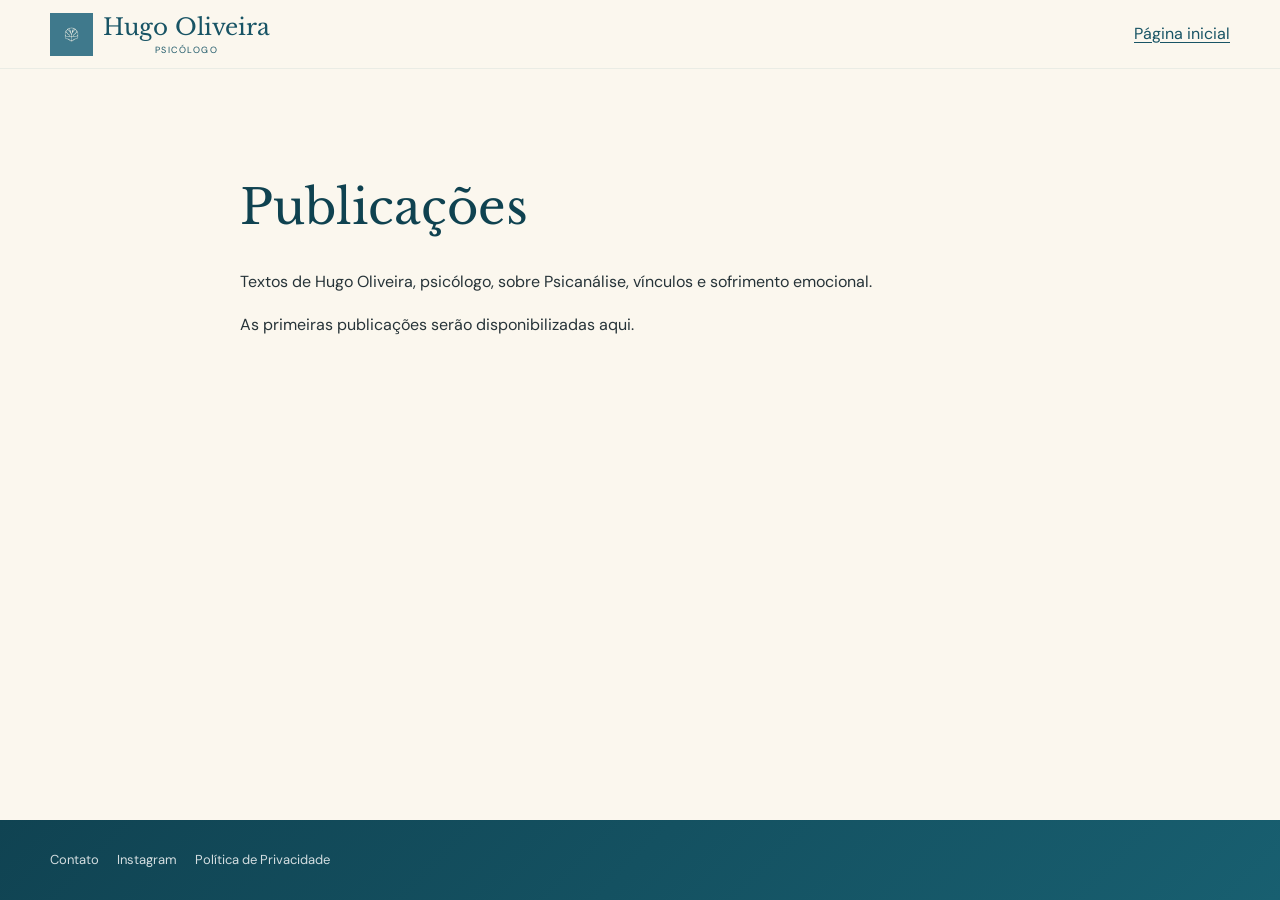
<file: publicacoes.html>
<!doctype html>
<!-- Gerado por scripts/gerar-publicacoes.mjs. -->
<html lang="pt-BR">
<head>
  <meta charset="utf-8">
  <meta name="viewport" content="width=device-width,initial-scale=1">
  <title>Publicações | Hugo Oliveira Psicólogo</title>
  <meta name="description" content="Textos de Hugo Oliveira, psicólogo, sobre Psicanálise, vínculos e sofrimento emocional.">
  <meta name="theme-color" content="#2f6f80">
  <link rel="canonical" href="https://hugoliveirapsicologo.com.br/publicacoes">
  <meta property="og:locale" content="pt_BR">
  <meta property="og:type" content="website">
  <meta property="og:title" content="Publicações | Hugo Oliveira Psicólogo">
  <meta property="og:description" content="Textos de Hugo Oliveira, psicólogo, sobre Psicanálise, vínculos e sofrimento emocional.">
  <meta property="og:url" content="https://hugoliveirapsicologo.com.br/publicacoes">
  <meta property="og:image" content="https://hugoliveirapsicologo.com.br/assets/compartilhamento-hugo.jpg">
  <meta property="og:image:width" content="1200">
  <meta property="og:image:height" content="630">
  <meta property="og:image:alt" content="Retrato e marca de Hugo Oliveira, psicólogo em Castanhal – PA">
  <meta name="twitter:card" content="summary_large_image">
  <meta name="twitter:title" content="Publicações | Hugo Oliveira Psicólogo">
  <meta name="twitter:description" content="Textos de Hugo Oliveira, psicólogo, sobre Psicanálise, vínculos e sofrimento emocional.">
  <meta name="twitter:image" content="https://hugoliveirapsicologo.com.br/assets/compartilhamento-hugo.jpg">
  <meta name="twitter:image:alt" content="Retrato e marca de Hugo Oliveira, psicólogo em Castanhal – PA">

  <link rel="icon" href="/assets/logo-mark.webp" type="image/webp">
  <link rel="stylesheet" href="/assets/fonts/fonts.css">
  <link rel="stylesheet" href="/assets/v2.css">

</head>
<body class="publication-page">
  <a class="skip-link" href="#conteudo">Pular para o conteúdo</a>
  <header class="site-header home-header">
    <div class="container nav">
      <a class="brand brand-text" href="/" aria-label="Hugo Oliveira, psicólogo — início">
        <img src="/assets/logo-mark.webp" alt="" width="256" height="256">
        <span><strong>Hugo Oliveira</strong><small>PSICÓLOGO</small></span>
      </a>
      <a class="publication-home" href="/">Página inicial</a>
    </div>
  </header>
  <main class="container publication-main" id="conteudo">
    <h1>Publicações</h1><p>Textos de Hugo Oliveira, psicólogo, sobre Psicanálise, vínculos e sofrimento emocional.</p><p>As primeiras publicações serão disponibilizadas aqui.</p>
  </main>
  <footer class="footer publication-footer">
    <div class="container">
      <a href="/#contato">Contato</a>
      <a href="https://www.instagram.com/hugoliveirapsi/">Instagram</a>
      <a href="/politica-de-privacidade.html">Política de Privacidade</a>
    </div>
  </footer>
</body>
</html>
</file>
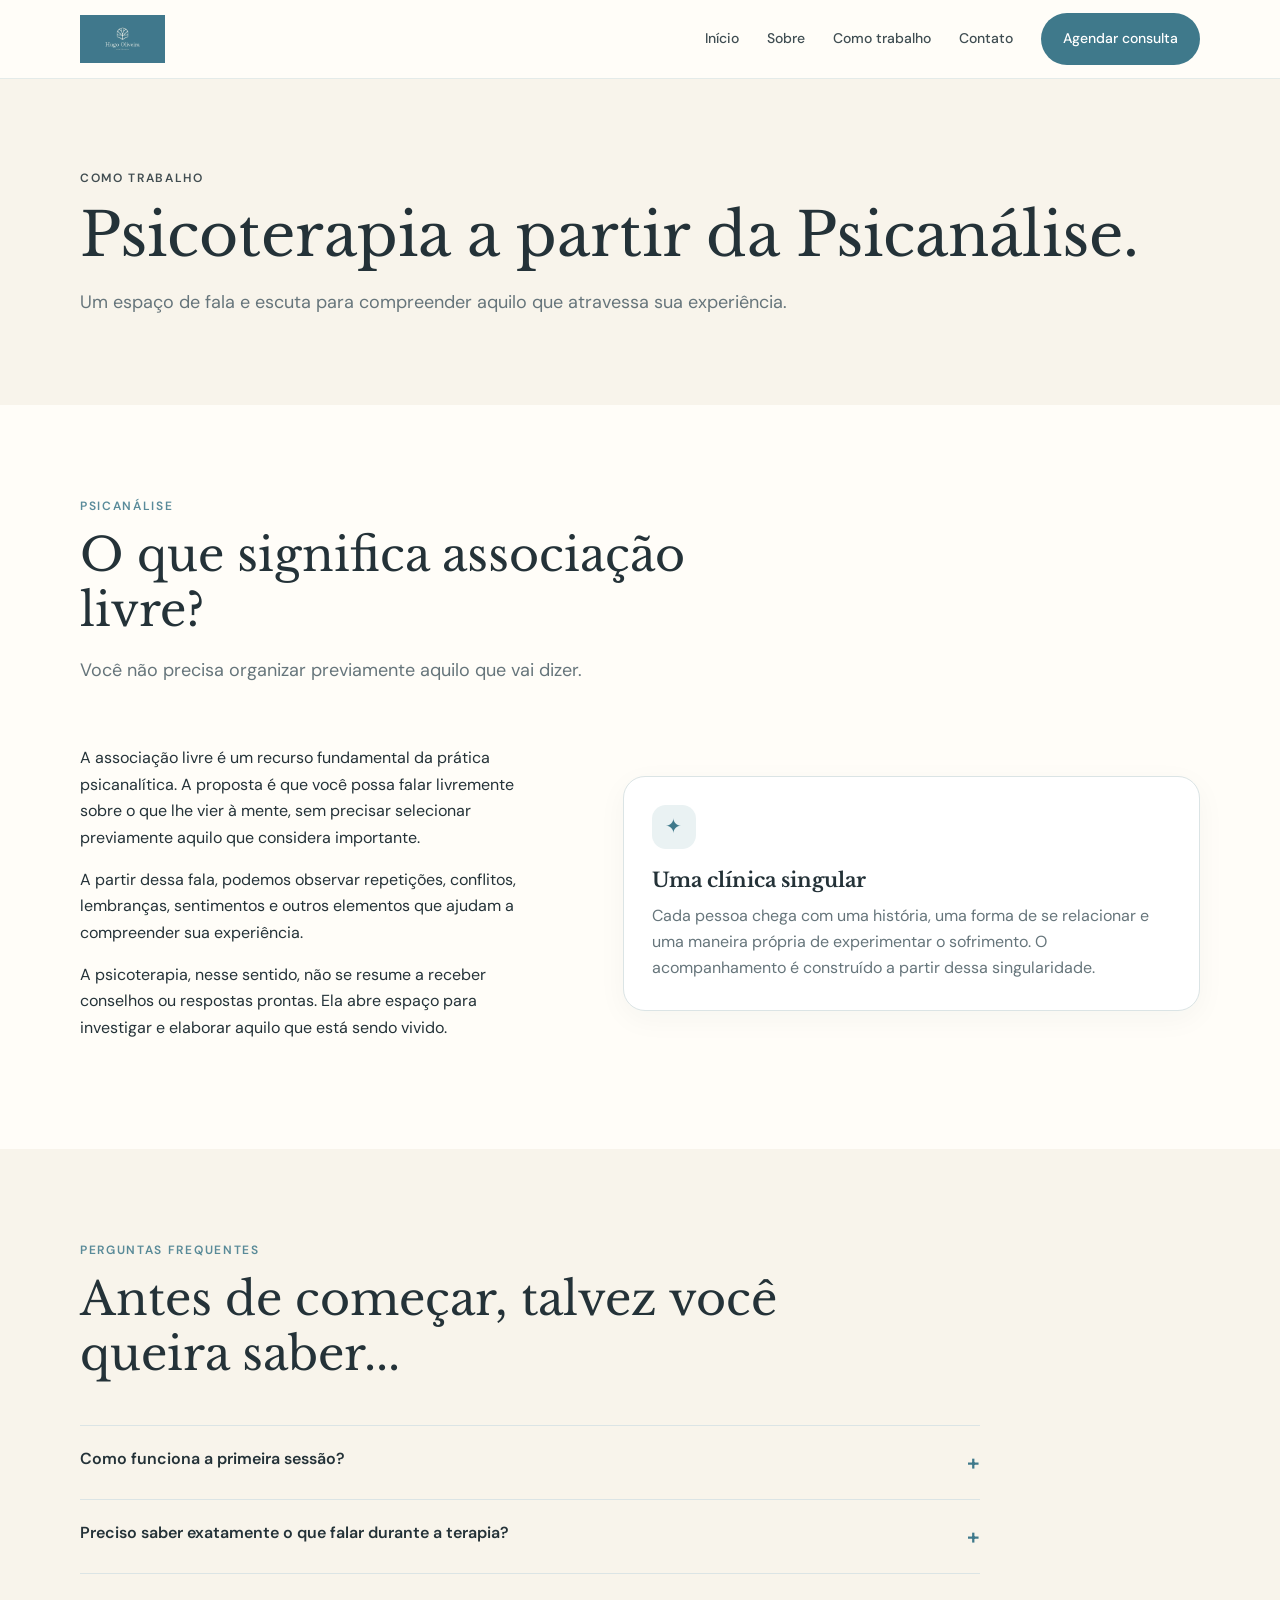
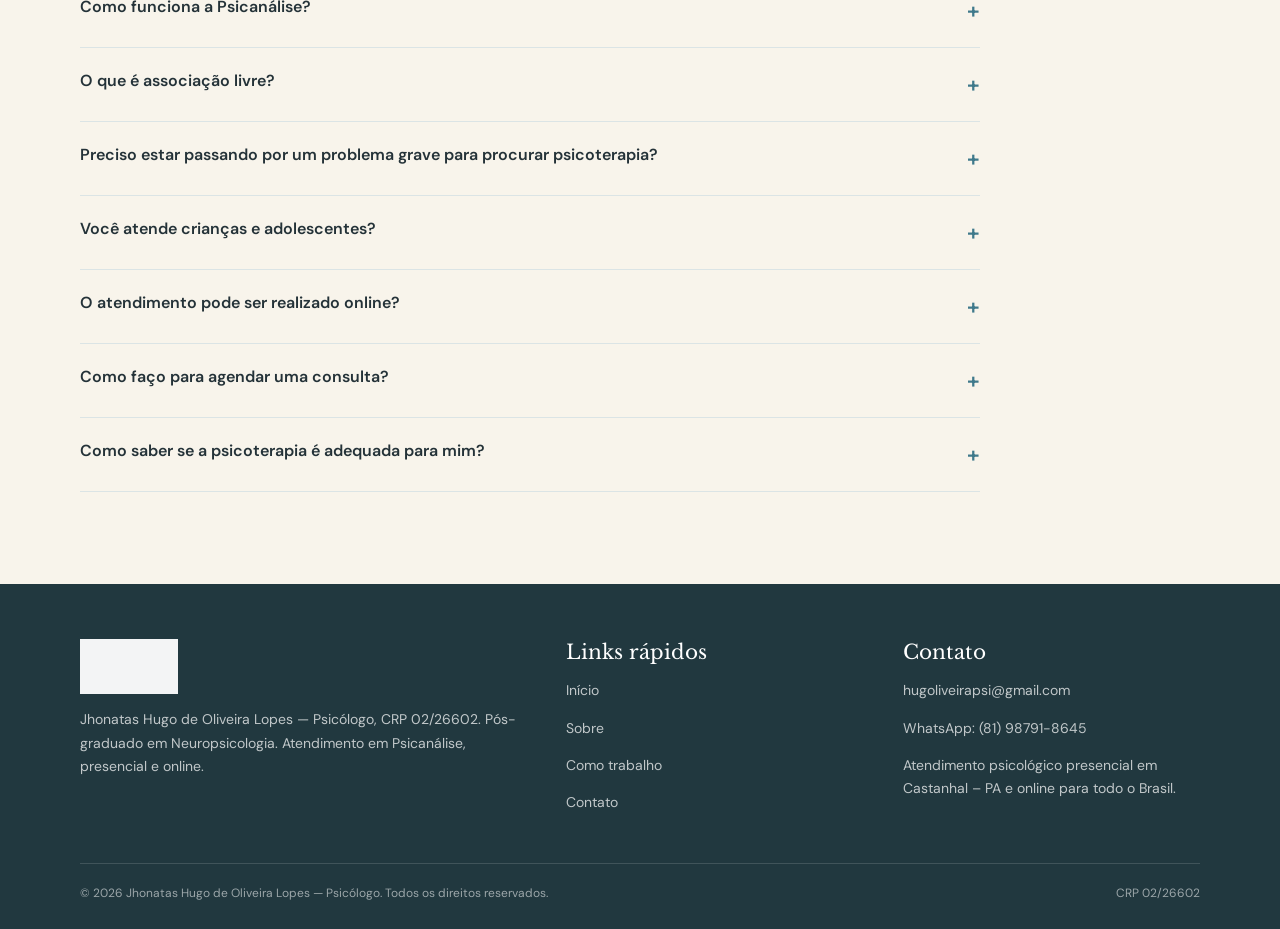
<file: servicos.html>
<!doctype html>
<html lang="pt-BR">
<head>
<meta charset="utf-8">
<meta name="viewport" content="width=device-width, initial-scale=1">
<title>Como trabalho | Hugo Oliveira — Psicólogo</title>
<meta name="description" content="Entenda como funciona a psicoterapia pela Psicanálise, a associação livre e o atendimento clínico de Hugo Oliveira.">
<meta name="theme-color" content="#3f798b">
<link rel="icon" href="logo-mark.png">
  <link rel="stylesheet" href="/assets/fonts/fonts.css">
<link rel="stylesheet" href="style.css">
</head>
<body>
<header class="site-header">
  <div class="container nav">
    <a class="brand" href="index.html" aria-label="Hugo Oliveira - Psicólogo">
      <img src="assets/logo-legado.webp" width="500" height="281" alt="Hugo Oliveira Psicólogo">
    </a>
    <button class="menu-toggle" data-menu aria-label="Abrir menu">☰</button>
    <nav class="nav-links" data-nav>
      <a href="index.html" class="">Início</a>
      <a href="sobre.html" class="">Sobre</a>
      <a href="servicos.html" class="active">Como trabalho</a>
      <a href="contato.html" class="">Contato</a>
      <button class="nav-cta" data-book>Agendar consulta</button>
    </nav>
  </div>
</header>
<main>
<section class="page-hero"><div class="container"><div class="eyebrow">Como trabalho</div><h1>Psicoterapia a partir da Psicanálise.</h1><p class="lead">Um espaço de fala e escuta para compreender aquilo que atravessa sua experiência.</p></div></section>
<section class="section">
  <div class="container">
    <div class="section-header"><div class="eyebrow">Psicanálise</div><h2>O que significa associação livre?</h2><p class="lead">Você não precisa organizar previamente aquilo que vai dizer.</p></div>
    <div class="split">
      <div>
        <p>A associação livre é um recurso fundamental da prática psicanalítica. A proposta é que você possa falar livremente sobre o que lhe vier à mente, sem precisar selecionar previamente aquilo que considera importante.</p>
        <p>A partir dessa fala, podemos observar repetições, conflitos, lembranças, sentimentos e outros elementos que ajudam a compreender sua experiência.</p>
        <p>A psicoterapia, nesse sentido, não se resume a receber conselhos ou respostas prontas. Ela abre espaço para investigar e elaborar aquilo que está sendo vivido.</p>
      </div>
      <div class="card">
        <div class="icon">✦</div><h3>Uma clínica singular</h3><p>Cada pessoa chega com uma história, uma forma de se relacionar e uma maneira própria de experimentar o sofrimento. O acompanhamento é construído a partir dessa singularidade.</p>
      </div>
    </div>
  </div>
</section>

<section class="section alt">
  <div class="container">
    <div class="section-header"><div class="eyebrow">Perguntas frequentes</div><h2>Antes de começar, talvez você queira saber...</h2></div>
    <div class="faq">
      <div class="faq-item"><button class="faq-q">Como funciona a primeira sessão?<span>+</span></button><div class="faq-a">A primeira sessão é um momento para começarmos a conhecer aquilo que trouxe você à psicoterapia. Não é necessário chegar com tudo organizado ou saber exatamente o que dizer. A partir da sua fala, vamos compreendendo sua demanda e construindo, juntos, o caminho do acompanhamento.</div></div>
      <div class="faq-item"><button class="faq-q">Preciso saber exatamente o que falar durante a terapia?<span>+</span></button><div class="faq-a">Não. Você não precisa preparar um roteiro antes da sessão. Na psicoterapia, há espaço para falar sobre aquilo que vier à mente, inclusive pensamentos, lembranças, sentimentos ou situações que, inicialmente, podem parecer desconectados ou sem importância.</div></div>
      <div class="faq-item"><button class="faq-q">Como funciona a Psicanálise?<span>+</span></button><div class="faq-a">A Psicanálise parte da ideia de que nem sempre conseguimos compreender completamente as razões de nossos pensamentos, sentimentos, escolhas e formas de nos relacionarmos. O trabalho clínico busca, através da fala e da escuta, possibilitar uma compreensão mais profunda daquilo que está sendo vivido.</div></div>
      <div class="faq-item"><button class="faq-q">O que é associação livre?<span>+</span></button><div class="faq-a">A associação livre é um recurso fundamental da prática psicanalítica. A proposta é que você possa falar livremente sobre o que lhe vier à mente, sem precisar organizar ou selecionar previamente aquilo que considera importante. A partir dessa fala, podemos observar repetições, conflitos, lembranças, sentimentos e outros elementos que ajudam a compreender sua experiência.</div></div>
      <div class="faq-item"><button class="faq-q">Preciso estar passando por um problema grave para procurar psicoterapia?<span>+</span></button><div class="faq-a">Não. A psicoterapia não precisa começar somente quando o sofrimento se torna insuportável. Ela também pode ser procurada diante de mudanças, conflitos, dificuldades nos relacionamentos, questões familiares, perdas, dúvidas ou situações que você percebe que gostaria de compreender melhor. Às vezes, existe apenas a sensação de que algo não está bem, mesmo quando ainda não conseguimos explicar exatamente o que é.</div></div>
      <div class="faq-item"><button class="faq-q">Você atende crianças e adolescentes?<span>+</span></button><div class="faq-a">Sim. O atendimento é realizado com crianças, adolescentes, adultos e idosos, considerando as particularidades de cada etapa da vida e a singularidade de cada pessoa. No trabalho com crianças e adolescentes, também são consideradas suas relações familiares, contexto de desenvolvimento e outros aspectos importantes para a compreensão da demanda apresentada.</div></div>
      <div class="faq-item"><button class="faq-q">O atendimento pode ser realizado online?<span>+</span></button><div class="faq-a">Sim. Há possibilidade de atendimento psicológico online, conforme as condições e a modalidade de atendimento disponíveis. O processo é realizado com o mesmo cuidado ético e profissional, respeitando as características e necessidades de cada paciente.</div></div>
      <div class="faq-item"><button class="faq-q">Como faço para agendar uma consulta?<span>+</span></button><div class="faq-a">Você pode realizar o agendamento diretamente pela página de horários disponíveis. Clique em “Agendar consulta” e escolha uma data e horário disponíveis.</div></div>
      <div class="faq-item"><button class="faq-q">Como saber se a psicoterapia é adequada para mim?<span>+</span></button><div class="faq-a">Não é necessário ter certeza antes de procurar ajuda. Podemos conversar sobre aquilo que está acontecendo e compreender se a psicoterapia pode ser um espaço adequado para sua demanda. O primeiro passo pode ser simplesmente falar sobre o que fez você procurar atendimento neste momento.</div></div>
    </div>
  </div>
</section>
</main>
<footer class="footer">
  <div class="container">
    <div class="footer-grid">
      <div>
        <img src="assets/logo-legado.webp" width="500" height="281" alt="Hugo Oliveira Psicólogo" loading="lazy" style="height:55px;filter:brightness(0) invert(1);opacity:.95">
        <p>Jhonatas Hugo de Oliveira Lopes — Psicólogo, CRP 02/26602. Pós-graduado em Neuropsicologia. Atendimento em Psicanálise, presencial e online.</p>
      </div>
      <div>
        <h3>Links rápidos</h3>
        <p><a href="index.html">Início</a></p>
        <p><a href="sobre.html">Sobre</a></p>
        <p><a href="servicos.html">Como trabalho</a></p>
        <p><a href="contato.html">Contato</a></p>
      </div>
      <div>
        <h3>Contato</h3>
        <p><a href="mailto:hugoliveirapsi@gmail.com">hugoliveirapsi@gmail.com</a></p>
        <p><a href="https://wa.me/5581987918645" target="_blank" rel="noopener">WhatsApp: (81) 98791-8645</a></p>
        <p>Atendimento psicológico presencial em Castanhal – PA e online para todo o Brasil.</p>
      </div>
    </div>
    <div class="footer-bottom">
      <span>© 2026 Jhonatas Hugo de Oliveira Lopes — Psicólogo. Todos os direitos reservados.</span>
      <span>CRP 02/26602</span>
    </div>
  </div>
</footer>
<div class="modal" id="bookingModal" role="dialog" aria-modal="true" aria-label="Agendamento de consulta">
  <div class="modal-box">
    <div class="modal-head">
      <strong>Agendamento de consulta</strong>
      <button class="modal-close" data-close aria-label="Fechar">×</button>
    </div>
    <iframe id="bookingFrame" title="Agendamento pelo Google Agenda" loading="lazy"></iframe>
    <div class="modal-fallback">
      <p>Se o Google não permitir a abertura dentro do site, use o botão abaixo.</p>
      <a class="btn btn-primary" href="https://calendar.app.google/Kig3jaQkufHSZWHf6" target="_blank" rel="noopener">Abrir agendamento</a>
    </div>
  </div>
</div>
<script src="site.js"></script>
</body>
</html>
</file>
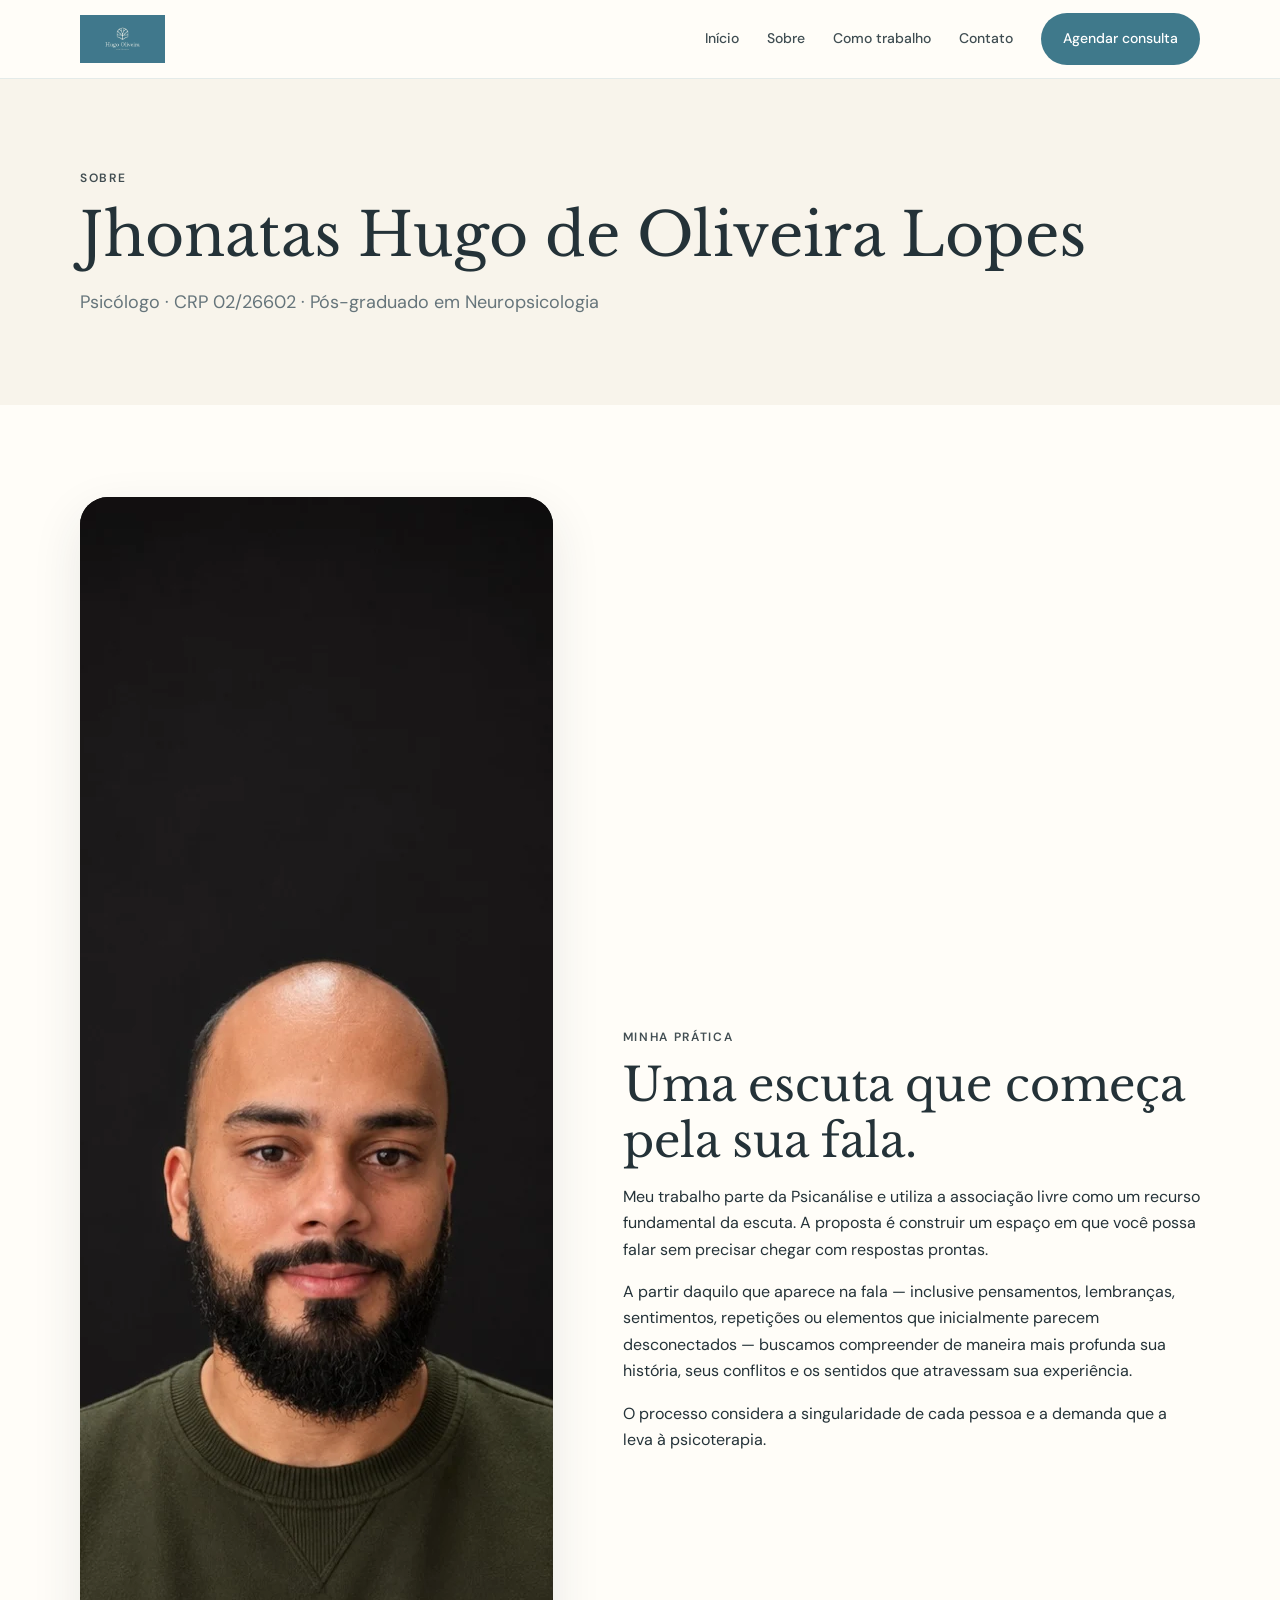
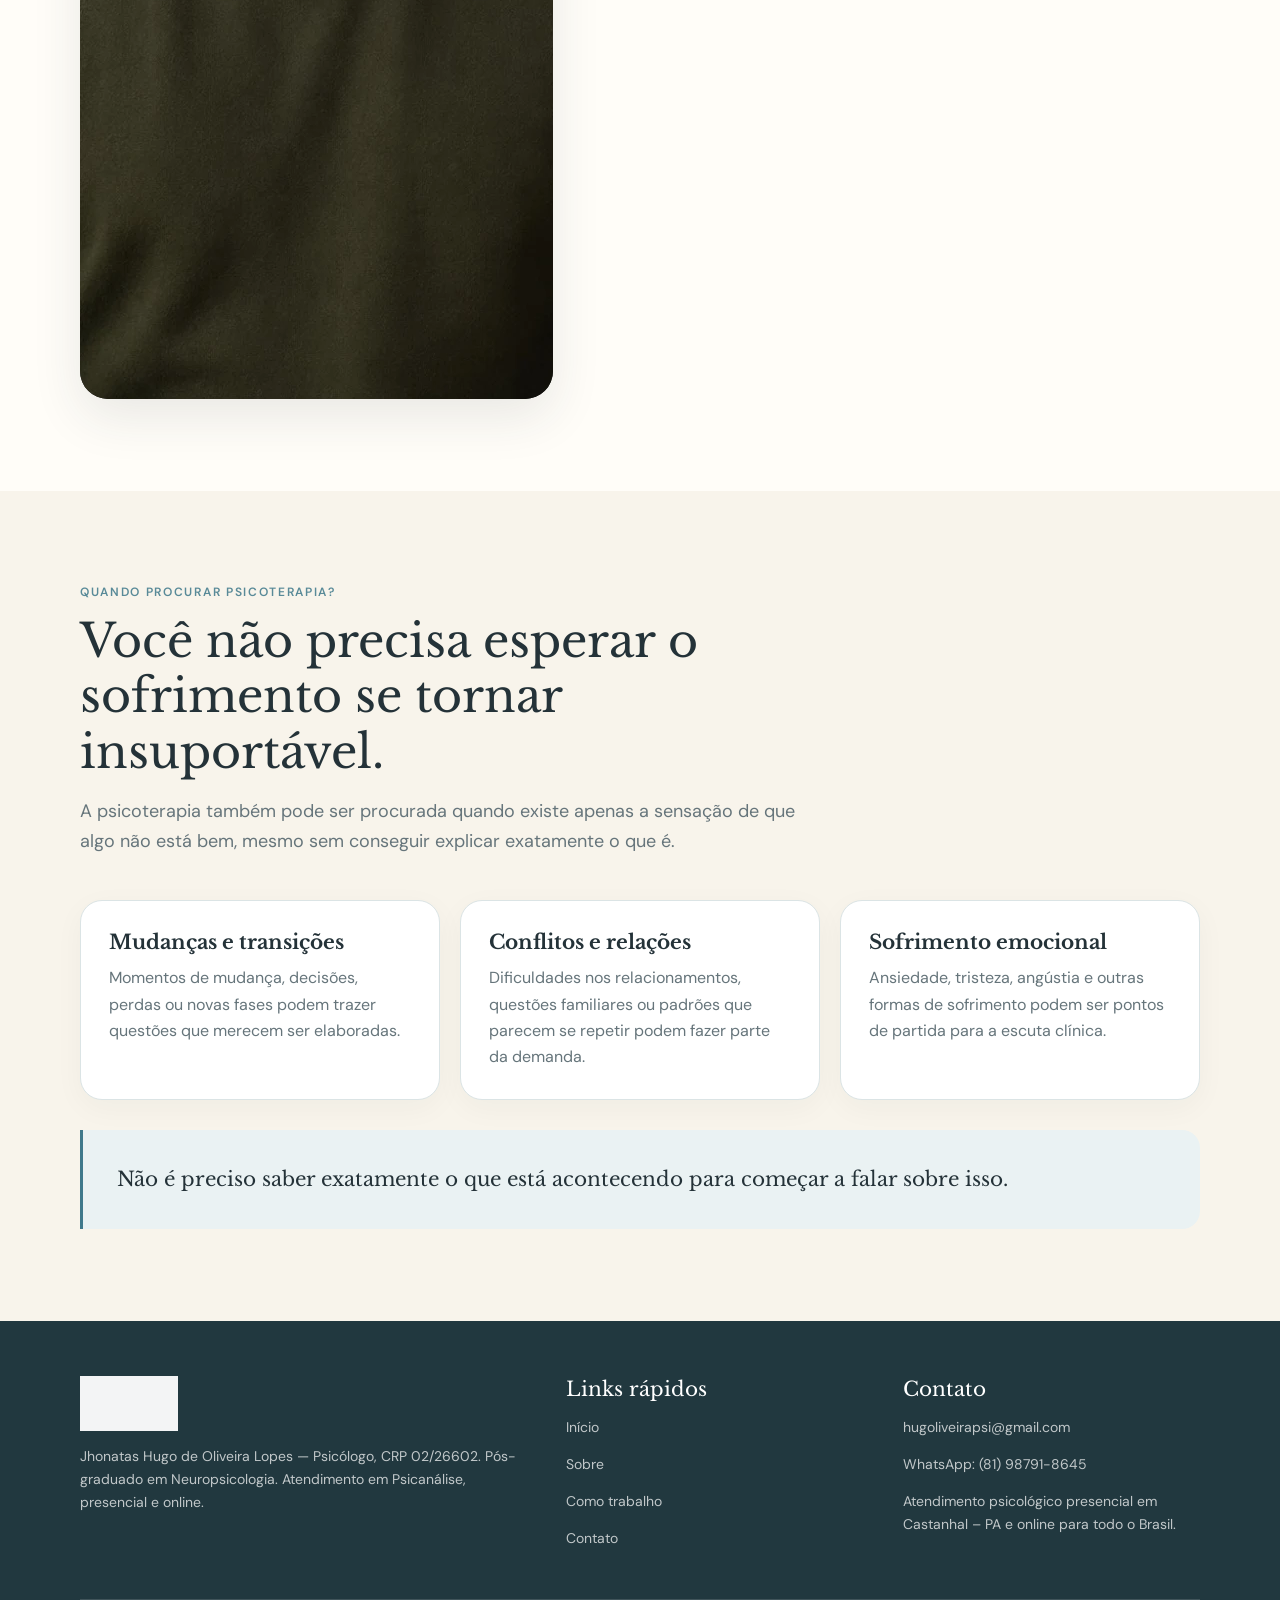
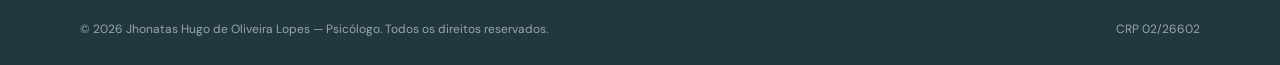
<file: sobre.html>
<!doctype html>
<html lang="pt-BR">
<head>
<meta charset="utf-8">
<meta name="viewport" content="width=device-width, initial-scale=1">
<title>Sobre | Hugo Oliveira — Psicólogo</title>
<meta name="description" content="Conheça Jhonatas Hugo de Oliveira Lopes, psicólogo CRP 02/26602, sua formação e sua forma de trabalho clínico.">
<meta name="theme-color" content="#3f798b">
<link rel="icon" href="logo-mark.png">
  <link rel="stylesheet" href="/assets/fonts/fonts.css">
<link rel="stylesheet" href="style.css">
</head>
<body>
<header class="site-header">
  <div class="container nav">
    <a class="brand" href="index.html" aria-label="Hugo Oliveira - Psicólogo">
      <img src="assets/logo-legado.webp" width="500" height="281" alt="Hugo Oliveira Psicólogo">
    </a>
    <button class="menu-toggle" data-menu aria-label="Abrir menu">☰</button>
    <nav class="nav-links" data-nav>
      <a href="index.html" class="">Início</a>
      <a href="sobre.html" class="active">Sobre</a>
      <a href="servicos.html" class="">Como trabalho</a>
      <a href="contato.html" class="">Contato</a>
      <button class="nav-cta" data-book>Agendar consulta</button>
    </nav>
  </div>
</header>
<main>
<section class="page-hero"><div class="container"><div class="eyebrow">Sobre</div><h1>Jhonatas Hugo de Oliveira Lopes</h1><p class="lead">Psicólogo · CRP 02/26602 · Pós-graduado em Neuropsicologia</p></div></section>
<section class="section">
  <div class="container split">
    <div class="about-photo"><img src="assets/hugo-oliveira.webp" width="1000" height="1502" loading="lazy" alt="Jhonatas Hugo de Oliveira Lopes, psicólogo"></div>
    <div>
      <div class="eyebrow">Minha prática</div>
      <h2>Uma escuta que começa pela sua fala.</h2>
      <p>Meu trabalho parte da Psicanálise e utiliza a associação livre como um recurso fundamental da escuta. A proposta é construir um espaço em que você possa falar sem precisar chegar com respostas prontas.</p>
      <p>A partir daquilo que aparece na fala — inclusive pensamentos, lembranças, sentimentos, repetições ou elementos que inicialmente parecem desconectados — buscamos compreender de maneira mais profunda sua história, seus conflitos e os sentidos que atravessam sua experiência.</p>
      <p>O processo considera a singularidade de cada pessoa e a demanda que a leva à psicoterapia.</p>
    </div>
  </div>
</section>
<section class="section alt">
  <div class="container">
    <div class="section-header"><div class="eyebrow">Quando procurar psicoterapia?</div><h2>Você não precisa esperar o sofrimento se tornar insuportável.</h2><p class="lead">A psicoterapia também pode ser procurada quando existe apenas a sensação de que algo não está bem, mesmo sem conseguir explicar exatamente o que é.</p></div>
    <div class="cards">
      <article class="card"><h3>Mudanças e transições</h3><p>Momentos de mudança, decisões, perdas ou novas fases podem trazer questões que merecem ser elaboradas.</p></article>
      <article class="card"><h3>Conflitos e relações</h3><p>Dificuldades nos relacionamentos, questões familiares ou padrões que parecem se repetir podem fazer parte da demanda.</p></article>
      <article class="card"><h3>Sofrimento emocional</h3><p>Ansiedade, tristeza, angústia e outras formas de sofrimento podem ser pontos de partida para a escuta clínica.</p></article>
    </div>
    <div class="quote">Não é preciso saber exatamente o que está acontecendo para começar a falar sobre isso.</div>
  </div>
</section>
</main>
<footer class="footer">
  <div class="container">
    <div class="footer-grid">
      <div>
        <img src="assets/logo-legado.webp" width="500" height="281" alt="Hugo Oliveira Psicólogo" loading="lazy" style="height:55px;filter:brightness(0) invert(1);opacity:.95">
        <p>Jhonatas Hugo de Oliveira Lopes — Psicólogo, CRP 02/26602. Pós-graduado em Neuropsicologia. Atendimento em Psicanálise, presencial e online.</p>
      </div>
      <div>
        <h3>Links rápidos</h3>
        <p><a href="index.html">Início</a></p>
        <p><a href="sobre.html">Sobre</a></p>
        <p><a href="servicos.html">Como trabalho</a></p>
        <p><a href="contato.html">Contato</a></p>
      </div>
      <div>
        <h3>Contato</h3>
        <p><a href="mailto:hugoliveirapsi@gmail.com">hugoliveirapsi@gmail.com</a></p>
        <p><a href="https://wa.me/5581987918645" target="_blank" rel="noopener">WhatsApp: (81) 98791-8645</a></p>
        <p>Atendimento psicológico presencial em Castanhal – PA e online para todo o Brasil.</p>
      </div>
    </div>
    <div class="footer-bottom">
      <span>© 2026 Jhonatas Hugo de Oliveira Lopes — Psicólogo. Todos os direitos reservados.</span>
      <span>CRP 02/26602</span>
    </div>
  </div>
</footer>
<div class="modal" id="bookingModal" role="dialog" aria-modal="true" aria-label="Agendamento de consulta">
  <div class="modal-box">
    <div class="modal-head">
      <strong>Agendamento de consulta</strong>
      <button class="modal-close" data-close aria-label="Fechar">×</button>
    </div>
    <iframe id="bookingFrame" title="Agendamento pelo Google Agenda" loading="lazy"></iframe>
    <div class="modal-fallback">
      <p>Se o Google não permitir a abertura dentro do site, use o botão abaixo.</p>
      <a class="btn btn-primary" href="https://calendar.app.google/Kig3jaQkufHSZWHf6" target="_blank" rel="noopener">Abrir agendamento</a>
    </div>
  </div>
</div>
<script src="site.js"></script>
</body>
</html>
</file>
<file: assets/fonts/fonts.css>
@font-face {
  font-family: 'DM Sans';
  font-style: normal;
  font-weight: 400 700;
  font-display: swap;
  src: url(dm-sans-latin-ext.woff2) format('woff2');
  unicode-range: U+0100-02BA, U+02BD-02C5, U+02C7-02CC, U+02CE-02D7, U+02DD-02FF, U+0304, U+0308, U+0329, U+1D00-1DBF, U+1E00-1E9F, U+1EF2-1EFF, U+2020, U+20A0-20AB, U+20AD-20C4, U+2113, U+2C60-2C7F, U+A720-A7FF;
}
@font-face {
  font-family: 'DM Sans';
  font-style: normal;
  font-weight: 400 700;
  font-display: swap;
  src: url(dm-sans-latin.woff2) format('woff2');
  unicode-range: U+0000-00FF, U+0131, U+0152-0153, U+02BB-02BC, U+02C6, U+02DA, U+02DC, U+0304, U+0308, U+0329, U+2000-206F, U+20AC, U+2122, U+2191, U+2193, U+2212, U+2215, U+FEFF, U+FFFD;
}
@font-face {
  font-family: 'Libre Baskerville';
  font-style: normal;
  font-weight: 400 700;
  font-display: swap;
  src: url(libre-baskerville-latin-ext.woff2) format('woff2');
  unicode-range: U+0100-02BA, U+02BD-02C5, U+02C7-02CC, U+02CE-02D7, U+02DD-02FF, U+0304, U+0308, U+0329, U+1D00-1DBF, U+1E00-1E9F, U+1EF2-1EFF, U+2020, U+20A0-20AB, U+20AD-20C4, U+2113, U+2C60-2C7F, U+A720-A7FF;
}
@font-face {
  font-family: 'Libre Baskerville';
  font-style: normal;
  font-weight: 400 700;
  font-display: swap;
  src: url(libre-baskerville-latin.woff2) format('woff2');
  unicode-range: U+0000-00FF, U+0131, U+0152-0153, U+02BB-02BC, U+02C6, U+02DA, U+02DC, U+0304, U+0308, U+0329, U+2000-206F, U+20AC, U+2122, U+2191, U+2193, U+2212, U+2215, U+FEFF, U+FFFD;
}
</file>
<file: assets/v2.css>
:root{--petrol:#2f6f80;--petrol-dark:#185465;--petrol-deep:#0f4250;--cream:#fbf7ee;--cream-2:#f5efe3;--ink:#263338;--muted:#647279;--line:#d9dfdc;--sage:#b8ccca;--white:#fff;--serif:'Libre Baskerville',Georgia,serif;--sans:'DM Sans',Arial,sans-serif}
*{box-sizing:border-box}html{scroll-behavior:smooth;scroll-padding-top:100px}body{margin:0;background:var(--cream);color:var(--ink);font-family:var(--sans);line-height:1.65}img{max-width:100%;display:block}a{text-decoration:none;color:inherit}.container{width:min(1180px,calc(100% - 40px));margin:auto}.skip-link{position:fixed;left:16px;top:10px;z-index:100;transform:translateY(-160%);background:var(--white);color:var(--petrol-deep);padding:10px 14px;border:2px solid var(--petrol-deep);border-radius:4px;font-weight:700}.skip-link:focus{transform:translateY(0)}:where(a,button):focus-visible{outline:3px solid #f0b429;outline-offset:3px}
.site-header{position:sticky;top:0;z-index:50;background:rgba(251,247,238,.96);backdrop-filter:blur(14px);border-bottom:1px solid rgba(47,111,128,.08)}.nav{height:88px;display:flex;align-items:center;gap:28px}.brand{display:flex;align-items:center;margin-right:auto}.brand-text{gap:10px}.brand-text img{height:54px;width:54px;object-fit:contain}.brand-text span{display:flex;flex-direction:column;line-height:1}.brand-text strong{font:400 23px var(--serif);color:var(--petrol-dark)}.brand-text small{font-size:9px;letter-spacing:.16em;text-align:center;color:var(--petrol-dark);margin-top:5px}.nav-links{display:flex;align-items:center;gap:29px;font-size:14px;font-weight:500}.nav-links a{position:relative;padding:10px 0}.nav-links a:hover,.nav-links a.active{color:var(--petrol-dark)}.nav-links a.active:after{content:'';position:absolute;left:0;right:0;bottom:2px;height:2px;background:var(--petrol)}.booking-btn,.btn{border:0;border-radius:5px;padding:14px 22px;font-family:var(--sans);font-weight:700;text-transform:uppercase;letter-spacing:.02em;font-size:12px;cursor:pointer;display:inline-flex;align-items:center;justify-content:center;gap:9px}.booking-btn,.btn-primary{background:var(--petrol-dark);color:#fff}.booking-btn:hover,.btn-primary:hover{background:var(--petrol-deep)}.btn-outline{background:transparent;color:var(--petrol-dark);border:1px solid var(--petrol)}.btn-outline:hover{background:rgba(47,111,128,.07)}.menu-toggle{display:none;border:0;background:none;font-size:26px;color:var(--petrol-dark)}
.hero{position:relative;overflow:hidden;background:linear-gradient(90deg,var(--cream) 0%,var(--cream) 58%,#e7eeee 58%,#e7eeee 100%);min-height:560px}.hero-grid{display:grid;grid-template-columns:.92fr 1.08fr;align-items:end;min-height:560px}.hero-copy{padding:58px 0 62px;align-self:center;position:relative;z-index:3}.eyebrow{font-size:13px;font-weight:700;letter-spacing:.08em;text-transform:uppercase;color:var(--petrol-dark)}.hero h1{font:400 clamp(38px,4.1vw,60px)/1.19 var(--serif);color:var(--petrol-deep);max-width:600px;margin:16px 0 20px}.hero h1:after{content:'';display:block;width:72px;height:2px;background:var(--petrol);margin-top:23px}.hero p{max-width:540px;font-size:16px;margin:0 0 28px}.hero-actions{display:flex;gap:12px;flex-wrap:wrap}.hero-visual{position:relative;align-self:stretch;display:flex;align-items:flex-end;justify-content:center}.hero-visual:before{content:'';position:absolute;width:76%;height:82%;right:8%;bottom:3%;background:#9fbdc2;border-radius:50% 50% 42% 58% / 45% 40% 60% 55%;transform:rotate(8deg)}.hero-visual:after{content:'❧';position:absolute;right:1%;top:22%;font-size:210px;line-height:1;color:rgba(47,111,128,.13);transform:rotate(-20deg)}.hero-photo{position:relative;z-index:2;width:min(560px,100%);max-height:545px;object-fit:contain;object-position:center bottom;filter:drop-shadow(0 22px 30px rgba(15,66,80,.12))}
.section{padding:64px 0}.section-title{text-align:center;max-width:800px;margin:0 auto 34px}.section-title h2{font:400 clamp(28px,3vw,38px)/1.3 var(--serif);color:var(--petrol-deep);margin:0}.section-title h2:after{content:'';display:block;width:62px;height:2px;background:var(--petrol);margin:16px auto 0}.section-title p{color:var(--muted);margin:14px auto 0;max-width:680px}.areas{background:linear-gradient(135deg,var(--petrol-deep),#1f6779);color:#fff}.areas .section-title h2{color:#fff}.areas .section-title h2:after{background:#a9c8ce}.area-grid{display:grid;grid-template-columns:repeat(3,minmax(0,1fr));align-items:stretch}.area-card{min-width:0;padding:28px 32px 30px;text-align:center;border-right:1px solid rgba(255,255,255,.2);border-bottom:1px solid rgba(255,255,255,.18);display:flex;flex-direction:column;align-items:center}.area-card:nth-child(3n){border-right:0}.area-card:nth-child(n+4){border-bottom:0}.area-icon{width:48px;height:48px;border:1px solid rgba(255,255,255,.55);border-radius:50%;display:grid;place-items:center;margin:0 auto 17px;font-size:16px}.area-card h3{font:400 20px/1.35 var(--serif);margin:0 0 11px;max-width:300px}.area-card p{font-size:14px;line-height:1.65;color:rgba(255,255,255,.82);margin:0;max-width:340px}.life-stages{background:var(--cream-2);padding:38px 20px 40px;text-align:center;border-top:1px solid rgba(47,111,128,.1);border-bottom:1px solid rgba(47,111,128,.12)}.life-stages h2{font:400 clamp(24px,2.7vw,32px)/1.3 var(--serif);color:var(--petrol-deep);margin:0 0 13px}.life-stages p{font:500 clamp(16px,2vw,19px)/1.7 var(--sans);color:var(--petrol-dark);margin:0}.life-stages .stage-separator{color:var(--petrol);padding:0 8px}
.why{position:relative;background:var(--cream);overflow:hidden}.why:after{content:'❧';position:absolute;right:-40px;bottom:-70px;font-size:260px;color:rgba(47,111,128,.09);transform:rotate(-30deg)}.why-inner{position:relative;z-index:2;text-align:center;max-width:850px;margin:auto}.why-inner p{color:#4d5b61}.quote-band{background:linear-gradient(90deg,#b8d2d5,#d6e4e1);padding:30px 20px;text-align:center;color:#173f4b}.quote-band blockquote{font:400 clamp(21px,2.2vw,31px)/1.4 var(--serif);margin:0}.quote-band blockquote:before{content:'“';display:block;font-size:42px;line-height:.5;margin-bottom:10px}
.info{background:#fff;padding:54px 0}.info-grid{display:grid;grid-template-columns:minmax(300px,.78fr) minmax(0,1.22fr);gap:52px;align-items:center}.info-photo{height:460px;border-radius:3px;overflow:hidden;background:var(--cream);box-shadow:0 18px 40px rgba(15,66,80,.12)}.info-photo img{width:100%;height:100%;aspect-ratio:auto;object-fit:contain;object-position:center bottom}.info h2,.faq h2{font:400 clamp(30px,3vw,40px)/1.25 var(--serif);color:var(--petrol-deep);margin:0 0 18px}.info p{color:#536168;font-size:16px}.bullets{list-style:none;padding:0;margin:20px 0}.bullets li{display:flex;gap:12px;margin:10px 0;font-size:15px}.bullets li:before{content:'✓';color:var(--petrol);font-weight:700}.audiences{display:grid;grid-template-columns:repeat(4,1fr);gap:12px;margin-top:22px}.audiences article{background:var(--cream);border:1px solid #e5e3dc;padding:16px}.audiences h3{font:400 18px var(--serif);color:var(--petrol-deep);margin:0 0 7px}.audiences p{font-size:14px;line-height:1.45;margin:0;color:#536168}
.faq{background:var(--cream-2);padding:56px 0}.faq-wrap{max-width:1080px;margin:auto}.faq-grid{display:grid;grid-template-columns:repeat(2,minmax(0,1fr));gap:0 46px;align-items:start}.faq-column{min-width:0}.faq-item{border-top:1px solid #cfd8d5}.faq-column .faq-item:last-child{border-bottom:1px solid #cfd8d5}.faq-item h3{margin:0}.faq-q{width:100%;border:0;background:none;text-align:left;padding:16px 0;display:flex;justify-content:space-between;gap:20px;font:600 16px var(--sans);color:var(--ink);cursor:pointer}.faq-q span{font-size:22px;color:var(--petrol);transition:.2s}.faq-item.open .faq-q span{transform:rotate(45deg)}.faq-a{padding:0 35px 16px 0;color:#536168;font-size:15px}.faq-a[hidden]{display:none}.cta-row{text-align:center;margin-top:28px}.btn-instagram{border-color:rgba(47,111,128,.58);color:var(--petrol-dark)}.btn-instagram:hover{background:rgba(47,111,128,.07);border-color:var(--petrol)}
.final-cta{background:#40798c;color:#fff;text-align:center;padding:64px 20px;border-top:1px solid rgba(15,66,80,.12)}.final-cta-inner{max-width:720px;margin:auto}.final-cta h2{font:400 clamp(30px,3.3vw,42px)/1.25 var(--serif);margin:0 0 14px}.final-cta p{max-width:620px;margin:0 auto 26px;color:rgba(255,255,255,.88)}.final-cta-actions{display:flex;justify-content:center;gap:12px;flex-wrap:wrap}.final-cta .btn-primary{background:#fff;color:var(--petrol-deep)}.final-cta .btn-primary:hover{background:var(--cream)}.final-cta .btn-outline{border-color:rgba(255,255,255,.8);color:#fff}.final-cta .btn-outline:hover{background:rgba(255,255,255,.1)}.footer{background:linear-gradient(135deg,#104352,#185f70);color:#fff;padding:48px 0 20px}.footer-grid{display:grid;grid-template-columns:1.15fr .9fr 1fr .8fr;gap:35px}.footer-brand{display:flex;align-items:center;gap:12px}.footer-brand img{width:68px;height:68px;object-fit:cover;filter:none}.footer-brand span{display:flex;flex-direction:column}.footer-brand strong{font:400 25px var(--serif)}.footer-brand small{font-size:9px;letter-spacing:.15em;text-align:center}.footer h2{font:700 12px var(--sans);text-transform:uppercase;letter-spacing:.05em;margin:0 0 14px}.footer p,.footer a{font-size:13px;color:rgba(255,255,255,.82);margin:7px 0}.footer a:hover{color:#fff}.footer-bottom{border-top:1px solid rgba(255,255,255,.2);margin-top:30px;padding-top:16px;text-align:center;color:rgba(255,255,255,.72);font-size:11px}.footer-booking{background:#fff;color:#185465}.floating-social{position:fixed;right:18px;bottom:18px;z-index:60;display:flex;flex-direction:column;gap:9px}.floating-social a{width:46px;height:46px;border-radius:50%;display:grid;place-items:center;background:var(--petrol-dark);color:#fff;box-shadow:0 8px 24px rgba(15,66,80,.25)}.floating-social a:hover{background:var(--petrol-deep)}.floating-social img{width:22px;height:22px;filter:brightness(0) invert(1)}.areas-intro{color:rgba(255,255,255,.86)!important}
.hero-office{width:100%;height:100%;max-height:none;object-fit:cover;object-position:center;filter:none}.info-photo-portrait{background:var(--cream)}.info-photo-portrait img{object-fit:contain;object-position:center bottom}
.audiences{grid-template-columns:repeat(4,minmax(0,1fr));align-items:stretch}.audiences article{min-width:0;height:100%}
@media(max-width:1000px){.area-grid{grid-template-columns:repeat(2,minmax(0,1fr))}.area-card,.area-card:nth-child(3n),.area-card:nth-child(n+4){border-right:1px solid rgba(255,255,255,.2);border-bottom:1px solid rgba(255,255,255,.18)}.area-card:nth-child(2n){border-right:0}.area-card:nth-child(n+5){border-bottom:0}.audiences{grid-template-columns:repeat(2,minmax(0,1fr))}}
@media(max-width:820px){.faq-grid{grid-template-columns:1fr;gap:0}.faq-column+.faq-column .faq-item:first-child{border-top:0}.nav{height:72px}.brand-text img{height:45px;width:45px}.brand-text strong{font-size:19px}.nav-links{display:none;position:absolute;top:72px;left:0;right:0;background:var(--cream);padding:18px 20px 24px;flex-direction:column;align-items:stretch;gap:4px;border-bottom:1px solid var(--line)}.menu-toggle{display:block}.nav-links.open{display:flex}.nav-links a{padding:9px 0}.booking-btn{width:100%;margin-top:8px}.hero{background:var(--cream)}.hero-grid{grid-template-columns:1fr;min-height:auto}.hero-copy{padding:48px 0 26px}.hero-visual{min-height:400px;background:transparent}.hero-visual:before,.hero-visual:after{display:none}.hero-photo{max-height:430px}.hero-office{max-height:none;display:block;width:100%;height:auto;aspect-ratio:16/9}.info-grid{grid-template-columns:1fr}.info-photo{width:min(100%,430px);height:480px;margin:auto}.footer-grid{grid-template-columns:1fr 1fr}}
@media(max-width:540px){.container{width:min(100% - 28px,1180px)}.brand-text span{display:none}.hero h1{font-size:38px}.hero-actions{display:grid}.hero-actions .btn{width:100%}.hero-visual{min-height:360px}.hero-photo{max-height:390px}.hero-office{max-height:none}.area-grid{grid-template-columns:1fr}.area-card,.area-card:nth-child(2n),.area-card:nth-child(3n),.area-card:nth-child(n+5){border-right:0;border-bottom:1px solid rgba(255,255,255,.18);padding:26px 18px}.area-card:last-child{border-bottom:0}.audiences,.footer-grid{grid-template-columns:1fr}.section{padding:58px 0}.final-cta{padding:54px 18px}.final-cta-actions{display:grid}.final-cta-actions .btn{width:100%}.floating-social{right:12px;bottom:12px;flex-direction:row}}
.privacy-main{background:var(--cream);padding:70px 0}.privacy-content{max-width:850px}.privacy-content h1{font:400 clamp(36px,5vw,54px)/1.2 var(--serif);color:var(--petrol-deep);margin:12px 0 8px}.privacy-content h2{font:400 clamp(22px,3vw,28px)/1.3 var(--serif);color:var(--petrol-deep);margin:42px 0 12px}.privacy-content p,.privacy-content li{color:#4d5b61}.privacy-content a{text-decoration:underline;text-underline-offset:3px;color:var(--petrol-dark)}.privacy-updated{margin-bottom:38px}.privacy-contact{margin-top:48px;padding:28px;background:var(--white);border-left:4px solid var(--petrol)}.privacy-contact h2{margin-top:0}.privacy-footer{padding-top:10px}.privacy-back{margin-left:auto}@media(max-width:540px){.privacy-main{padding:48px 0}.privacy-back{padding:10px 12px}.privacy-content h2{margin-top:34px}}
@media(prefers-reduced-motion:reduce){html{scroll-behavior:auto}*,*:before,*:after{animation-duration:.01ms!important;animation-iteration-count:1!important;transition-duration:.01ms!important}}


/* Refinamentos de composição */
.quote-band blockquote:before{content:none}
.area-icon{font:600 11px var(--sans);letter-spacing:.12em}

.section,.quote-band,.final-cta,.footer{position:relative}.section+.section:before,.quote-band+.section:before{content:"";position:absolute;top:0;left:50%;width:min(92%,1180px);height:1px;background:rgba(47,111,128,.12);transform:translateX(-50%)}
@media(max-width:540px){.life-stages{padding:34px 18px 36px}.life-stages p{max-width:310px;margin:auto}.life-stages .stage-separator{padding:0 5px}.section+.section:before,.quote-band+.section:before{width:calc(100% - 28px)}.faq-q{padding:18px 0}.faq-a{padding-right:8px}.floating-social a{width:48px;height:48px}}

.area-topics {
  max-width: 980px;
  margin-inline: auto;
}

.area-topic {
  display: grid;
  grid-template-columns: minmax(0, .95fr) minmax(0, 1.55fr);
  align-items: baseline;
  gap: 9px 24px;
  padding: 19px 0;
  border-top: 1px solid rgba(255, 255, 255, .2);
}

.area-topic h3 {
  margin: 0;
  font: 400 clamp(21px, 2.4vw, 28px)/1.25 var(--serif);
}

.area-topic p {
  margin: 0;
  max-width: 62ch;
  color: rgba(255, 255, 255, .88);
}

.final-cta h2:last-of-type {
  margin-bottom: 26px;
}

@media (max-width: 540px) {
  .area-topic {
    grid-template-columns: 1fr;
  }
}

#sobre.info {
  background: var(--cream);
  padding-block: clamp(30px, 4vw, 46px);
}
#sobre .info-grid {
  grid-template-columns: minmax(0, .8fr) minmax(0, 1.2fr);
  gap: clamp(20px, 3.4vw, 42px);
  max-width: 1100px;
}
.about-photo {
  position: relative;
  align-self: stretch;
  overflow: hidden;
  border-radius: 10px;
}
.about-image {
  position: absolute;
  inset: 0;
  width: 100%;
  height: 100%;
  object-fit: cover;
  object-position: center 16%;
}
.about-label {
  display: flex;
  align-items: center;
  gap: 14px;
  margin-bottom: 8px;
}
.about-label::after {
  content: "";
  flex: 1;
  border-top: 1px solid rgba(47, 111, 128, .35);
}
.about-copy h2 {
  margin-bottom: 12px;
}
.about-copy p {
  margin: 0 0 10px;
}
.about-copy p:last-child {
  margin-bottom: 0;
}
@media (max-width: 820px) {
  #sobre .info-grid {
    grid-template-columns: 1fr;
  }
  .about-photo {
    width: min(100%, 480px);
    height: 175px;
  }
}

.hero-actions {
  display: grid;
  grid-template-columns: repeat(2, max-content);
  justify-content: start;
  align-items: center;
  gap: 10px;
}
.hero-actions .btn {
  padding: 10px clamp(11px, 1.4vw, 18px);
  min-height: 44px;
  line-height: 1.4;
  font-size: 14px;
  text-transform: none;
  letter-spacing: normal;
}
.hero-instagram {
  grid-column: 1 / -1;
  justify-self: start;
  display: inline-flex;
  align-items: center;
  gap: 7px;
  min-height: 36px;
  color: var(--petrol-dark);
  font-size: 14px;
}
.hero-instagram:hover {
  text-decoration: underline;
}
@media (max-width: 300px) {
  .hero-actions {
    grid-template-columns: minmax(0, 1fr);
  }
}

.home-header .nav { height: 68px; }
.home-header .brand-text img { width: 43px; height: 43px; }
.home-header .nav-links a:first-child { border-bottom: 2px solid var(--petrol); }

#inicio {
  min-height: 0;
  background: none;
  isolation: isolate;
}
#inicio .hero-grid {
  display: grid;
  grid-template-columns: 1fr;
  align-items: center;
  min-height: clamp(520px, 49vw, 850px);
}
#inicio .hero-copy {
  width: min(57%, 690px);
  padding: clamp(42px, 5vw, 72px) 0;
}
#inicio h1 {
  color: #fffaf2;
  font-size: clamp(34px, 3.5vw, 51px);
  margin: 0 0 14px;
}
#inicio h1::after { content: none; }
#inicio p {
  color: #fffaf2;
  max-width: 50ch;
  margin-bottom: 12px;
}
#inicio .hero-actions { margin-top: 16px; }
#inicio .hero-visual {
  position: absolute;
  z-index: -1;
  inset: 0;
  min-height: 0;
  background: none;
}
#inicio .hero-office {
  display: block;
  opacity: 1;
  position: absolute;
  inset: 0;
  width: 100%;
  height: 100%;
  aspect-ratio: auto;
  object-fit: cover;
  object-position: center 38%;
  filter: none;
}
#inicio .hero-visual::before,
#inicio .hero-visual::after { content: none; }
#inicio :is(h1, p, .btn-outline, .hero-instagram) {
  text-shadow: 0 1px 3px #211a14, 0 1px 6px #211a14;
}
#inicio .btn-outline {
  color: #fffaf2;
  border-color: #fffaf2;
}
#inicio .hero-instagram { color: #fffaf2; }
#inicio .btn-outline img,
#inicio .hero-instagram img { filter: brightness(0) invert(1); }

@media (max-width: 820px) {
  .home-header .nav-links { top: 68px; }
  .home-header .nav-links a:first-child { border: 0; }
  #inicio .hero-grid { min-height: 0; }
  #inicio .hero-office { object-position: 64% 44%; }
}

.area-topic-copy p + p,
.faq-a p + p {
  margin-top: .75em;
}
.faq-a p {
  margin: 0;
}

#atuacao.areas,
main > .why,
#faq.faq {
  padding-block: clamp(32px, 4vw, 48px);
}
#atuacao .section-title,
main > .why .section-title,
#faq .section-title {
  margin-bottom: 22px;
}
main > .why .why-inner {
  max-width: 950px;
}
main > .why .why-inner p {
  margin: 0 auto 12px;
}
main > .why .why-inner p:last-child {
  margin-bottom: 0;
}
#faq .section-title h2 {
  margin-bottom: 0;
}
#faq .section-title p {
  margin-top: 9px;
}
#faq .faq-q {
  min-height: 44px;
  padding-block: 10px;
}
main > .final-cta {
  padding-block: clamp(34px, 4vw, 48px);
}
main > .final-cta .final-cta-inner {
  max-width: 920px;
}
main > .final-cta h2 {
  margin-bottom: 20px;
}
#contato.footer {
  padding-block: 36px 16px;
}
#contato .footer-grid {
  align-items: start;
  gap: 24px;
}
#contato .footer-bottom {
  margin-top: 22px;
}

@media (max-width: 820px) {
  #inicio .hero-copy {
    width: min(100%, 510px);
  }
}

@media (max-width: 1320px) {
  #contato + .floating-social {
    display: none;
  }
}

.publication-main {
  max-width: 800px;
}
.publication-page {
  min-height: 100vh;
  display: flex;
  flex-direction: column;
}
.publication-page main {
  margin-block: 0;
  flex: 1;
  padding-block: clamp(36px, 6vw, 76px);
}
.publication-main h1,
.publication-main h2,
.publication-main h3 {
  color: var(--petrol-deep);
  font-family: var(--serif);
  font-weight: 400;
  line-height: 1.25;
}
.publication-main h1 { font-size: clamp(32px, 5vw, 48px); }
.publication-main h2 { font-size: clamp(26px, 3vw, 34px); }
.publication-list { margin-block: 24px; }
.publication-entry {
  padding-block: 22px;
  border-top: 1px solid var(--line);
}
.publication-entry h2,
.publication-entry h3 { margin: 8px 0; }
.publication-entry time,
.publication-byline { color: var(--muted); }
.publication-home,
.publication-back,
.publication-cta > a:not(.btn) {
  display: inline-flex;
  align-items: center;
  min-height: 44px;
  color: var(--petrol-dark);
  text-decoration: underline;
  text-underline-offset: 3px;
}
.publication-text { margin-block: 26px; }
.publication-share,
.publication-cta,
.publication-footer .container {
  display: flex;
  align-items: center;
  flex-wrap: wrap;
  gap: 10px 18px;
}
.publication-share [hidden],
.publication-share[hidden] { display: none; }
.publication-share input {
  flex: 1 1 100%;
  min-width: 0;
  padding: 10px;
  font: inherit;
}
.publication-cta {
  margin-top: 30px;
  padding-top: 20px;
  border-top: 1px solid var(--line);
}
.publication-footer { padding-block: 18px; }
.publication-footer a {
  display: inline-flex;
  align-items: center;
  min-height: 44px;
  margin: 0;
}
.publication-page .btn,
.home-publications .btn { min-height: 44px; }

@media (min-width: 821px) and (max-width: 1000px) {
  .home-header .nav-links { gap: 16px; }
}

@media (min-width: 1120px) {
  #inicio .hero-grid {
    width: min(85%, 1550px);
    min-height: clamp(470px, 31.25vw, 780px);
  }
  #inicio .hero-copy {
    padding-block: 36px;
  }
  #inicio .hero-office {
    object-position: right center;
  }
}

#faq .faq-a { padding: 0; }
.faq-a-body { padding: 0 35px 16px 0; }
.faq-a.faq-animating { overflow: clip; }
#faq .faq-q span { transition: none; }

@media (max-width: 540px) {
  .faq-a-body { padding-right: 8px; }
}

@media (prefers-reduced-motion: no-preference) {
  .section-entered {
    animation: section-enter 650ms ease-out backwards;
  }
  .section-entered.from-left {
    --enter-x: -16px;
    --enter-y: 0px;
  }
  .section-entered.from-right {
    --enter-x: 16px;
    --enter-y: 0px;
    animation-delay: 55ms;
  }
  .area-topic.section-entered, .why-inner > p.section-entered { animation-delay: 45ms; }
  .area-topic:nth-child(2).section-entered { animation-delay: 75ms; }
  .area-topic:nth-child(3).section-entered { animation-delay: 100ms; }
  .section-entered:focus-within { animation: none; }

  #inicio .hero-copy > :is(h1, p) {
    animation: hero-enter 650ms ease-out backwards;
  }
  #inicio .hero-copy > p { animation-delay: 65ms; }
  #inicio .hero-copy > p + p { animation-delay: 110ms; }
}

@keyframes section-enter {
  from {
    opacity: .15;
    transform: translate(var(--enter-x, 0px), var(--enter-y, 18px));
  }
  to {
    opacity: 1;
    transform: none;
  }
}

@keyframes hero-enter {
  from { opacity: .8; }
  to { opacity: 1; }
}

@media (max-width: 540px) and (prefers-reduced-motion: no-preference) {
  .section-entered.from-left { --enter-x: -10px; }
  .section-entered.from-right { --enter-x: 10px; }
}
</file>
<file: style.css>
:root{
  --petrol:#3f798b;
  --petrol-dark:#2f6374;
  --petrol-soft:#eaf2f3;
  --cream:#f8f4eb;
  --paper:#fffdf8;
  --ink:#243238;
  --muted:#66757b;
  --line:#dbe4e5;
  --white:#fff;
  --shadow:0 18px 50px rgba(36,50,56,.10);
  --radius:22px;
  --serif:"Libre Baskerville", Georgia, serif;
  --sans:"DM Sans", Arial, sans-serif;
}
*{box-sizing:border-box}
html{scroll-behavior:smooth}
body{margin:0;color:var(--ink);background:var(--paper);font-family:var(--sans);line-height:1.65}
img{max-width:100%;display:block}
a{color:inherit}
.container{width:min(1120px,calc(100% - 40px));margin:auto}
.site-header{position:sticky;top:0;z-index:30;background:rgba(255,253,248,.94);backdrop-filter:blur(12px);border-bottom:1px solid rgba(219,228,229,.75)}
.nav{height:78px;display:flex;align-items:center;justify-content:space-between;gap:24px}
.brand img{height:48px;width:auto}
.nav-links{display:flex;align-items:center;gap:28px;font-size:14px;font-weight:500}
.nav-links a{text-decoration:none;color:#3f4d52}
.nav-links a:hover{color:var(--petrol)}
.nav-cta,.btn{display:inline-flex;align-items:center;justify-content:center;gap:8px;border-radius:999px;padding:13px 21px;text-decoration:none;font-weight:600;border:1px solid transparent;cursor:pointer;font:inherit}
.btn-primary,.nav-cta{background:var(--petrol);color:#fff}
.btn-primary:hover,.nav-cta:hover{background:var(--petrol-dark)}
.btn-outline{border-color:var(--petrol);color:var(--petrol);background:transparent}
.btn-outline:hover{background:var(--petrol-soft)}
.menu-toggle{display:none;background:none;border:0;font-size:26px;color:var(--ink)}
.hero{background:var(--petrol);color:#fff;min-height:650px;display:grid;align-items:center}
.hero-grid{display:grid;grid-template-columns:1.05fr .95fr;gap:70px;align-items:center}
.eyebrow{letter-spacing:.14em;text-transform:uppercase;font-size:12px;font-weight:600;opacity:.86}
.hero h1{font:400 clamp(38px,5vw,64px)/1.12 var(--serif);margin:18px 0 24px;max-width:720px}
.hero p{font-size:18px;max-width:650px;color:rgba(255,255,255,.9)}
.hero-actions{display:flex;flex-wrap:wrap;gap:12px;margin-top:30px}
.hero .btn-primary{background:var(--cream);color:var(--petrol-dark)}
.hero .btn-primary:hover{background:#fff}
.hero .btn-outline{border-color:rgba(255,255,255,.6);color:#fff}
.hero-photo{position:relative;align-self:stretch;display:flex;align-items:end;justify-content:center}
.hero-photo img{width:min(470px,100%);max-height:610px;object-fit:cover;object-position:center top;border-radius:240px 240px 26px 26px;box-shadow:0 30px 80px rgba(0,0,0,.22)}
.section{padding:92px 0}
.section.alt{background:var(--cream)}
.section-header{max-width:720px;margin-bottom:44px}
.section-header .eyebrow{color:var(--petrol)}
h2{font:400 clamp(30px,4vw,46px)/1.2 var(--serif);margin:10px 0 16px}
h3{font:700 20px/1.3 var(--serif);margin:0 0 10px}
.lead{font-size:18px;color:var(--muted)}
.cards{display:grid;grid-template-columns:repeat(3,1fr);gap:20px}
.card{background:#fff;border:1px solid var(--line);border-radius:var(--radius);padding:28px;box-shadow:0 8px 30px rgba(36,50,56,.04)}
.card p{color:var(--muted);margin:0}
.icon{width:44px;height:44px;border-radius:14px;background:var(--petrol-soft);color:var(--petrol);display:grid;place-items:center;margin-bottom:18px;font-size:20px}
.split{display:grid;grid-template-columns:.9fr 1.1fr;gap:70px;align-items:center}
.about-photo{border-radius:28px;overflow:hidden;box-shadow:var(--shadow);background:#111}
.about-photo img{width:100%;aspect-ratio:3/4;object-fit:cover;object-position:center top}
.checklist{display:grid;gap:14px;margin:26px 0 0;padding:0;list-style:none}
.checklist li{display:flex;gap:12px;align-items:flex-start}
.checklist span{width:22px;height:22px;flex:0 0 22px;border-radius:50%;background:var(--petrol);color:#fff;display:grid;place-items:center;font-size:12px;margin-top:3px}
.quote{padding:34px;border-left:3px solid var(--petrol);background:var(--petrol-soft);border-radius:0 18px 18px 0;font:400 20px/1.55 var(--serif);margin-top:30px}
.audience{display:grid;grid-template-columns:repeat(4,1fr);gap:16px}
.audience .card{padding:24px}
.faq{max-width:900px}
.faq-item{border-top:1px solid var(--line)}
.faq-item:last-child{border-bottom:1px solid var(--line)}
.faq-q{width:100%;display:flex;justify-content:space-between;gap:20px;text-align:left;background:none;border:0;padding:22px 0;font:600 16px var(--sans);color:var(--ink);cursor:pointer}
.faq-q span{font-size:22px;color:var(--petrol);transition:.2s}
.faq-item.open .faq-q span{transform:rotate(45deg)}
.faq-a{display:none;padding:0 40px 22px 0;color:var(--muted)}
.faq-item.open .faq-a{display:block}
.cta{background:var(--petrol);color:#fff;border-radius:30px;padding:54px;display:flex;align-items:center;justify-content:space-between;gap:30px}
.cta h2{margin-top:0}
.cta p{color:rgba(255,255,255,.85);max-width:650px}
.cta .btn{background:var(--cream);color:var(--petrol-dark)}
.page-hero{padding:90px 0 70px;background:var(--cream)}
.page-hero h1{font:400 clamp(38px,5vw,60px)/1.15 var(--serif);margin:12px 0}
.contact-grid{display:grid;grid-template-columns:1fr 1fr;gap:24px}
.contact-card{background:#fff;border:1px solid var(--line);border-radius:var(--radius);padding:30px}
.contact-link{display:block;text-decoration:none;padding:17px 0;border-bottom:1px solid var(--line)}
.contact-link:last-child{border-bottom:0}
.contact-link small{display:block;color:var(--muted);margin-bottom:4px}
.footer{background:#21383f;color:#fff;padding:55px 0 25px}
.footer-grid{display:grid;grid-template-columns:1.2fr .8fr .8fr;gap:40px}
.footer h3{font-family:var(--serif);font-weight:400}
.footer p,.footer a{color:rgba(255,255,255,.72);font-size:14px}
.footer a{text-decoration:none}
.footer a:hover{color:#fff}
.footer-bottom{border-top:1px solid rgba(255,255,255,.14);margin-top:35px;padding-top:20px;color:rgba(255,255,255,.55);font-size:12px;display:flex;justify-content:space-between;gap:20px}
.modal{display:none;position:fixed;inset:0;background:rgba(12,24,28,.72);z-index:100;padding:20px;align-items:center;justify-content:center}
.modal.open{display:flex}
.modal-box{width:min(1000px,100%);height:min(760px,92vh);background:#fff;border-radius:20px;overflow:hidden;position:relative;box-shadow:0 30px 100px rgba(0,0,0,.35)}
.modal-head{height:58px;display:flex;align-items:center;justify-content:space-between;padding:0 18px;border-bottom:1px solid var(--line)}
.modal-head strong{font-family:var(--serif);font-weight:400}
.modal-close{border:0;background:none;font-size:28px;cursor:pointer;color:var(--ink)}
.modal iframe{width:100%;height:calc(100% - 58px);border:0}
.modal-fallback{padding:30px;text-align:center;display:none}
.no-scroll{overflow:hidden}
@media(max-width:850px){
  .nav{height:70px}
  .brand img{height:42px}
  .menu-toggle{display:block}
  .nav-links{display:none;position:absolute;top:70px;left:0;right:0;background:var(--paper);padding:18px 20px 24px;border-bottom:1px solid var(--line);flex-direction:column;align-items:stretch;gap:8px}
  .nav-links.open{display:flex}
  .nav-links a{padding:10px}
  .nav-cta{text-align:center}
  .hero{min-height:auto;padding:70px 0 0}
  .hero-grid,.split,.contact-grid{grid-template-columns:1fr;gap:40px}
  .hero-photo{order:2}
  .hero-photo img{max-height:560px}
  .cards{grid-template-columns:1fr}
  .audience{grid-template-columns:1fr 1fr}
  .section{padding:68px 0}
  .cta{padding:34px;display:block}
  .cta .btn{margin-top:18px}
  .footer-grid{grid-template-columns:1fr}
  .footer-bottom{display:block}
}
@media(max-width:520px){
  .container{width:min(100% - 28px,1120px)}
  .hero h1{font-size:39px}
  .hero p{font-size:16px}
  .hero-actions .btn{width:100%}
  .audience{grid-template-columns:1fr}
  .card{padding:23px}
  .page-hero{padding:65px 0 50px}
}

.footer img { width: auto; }
</file>
